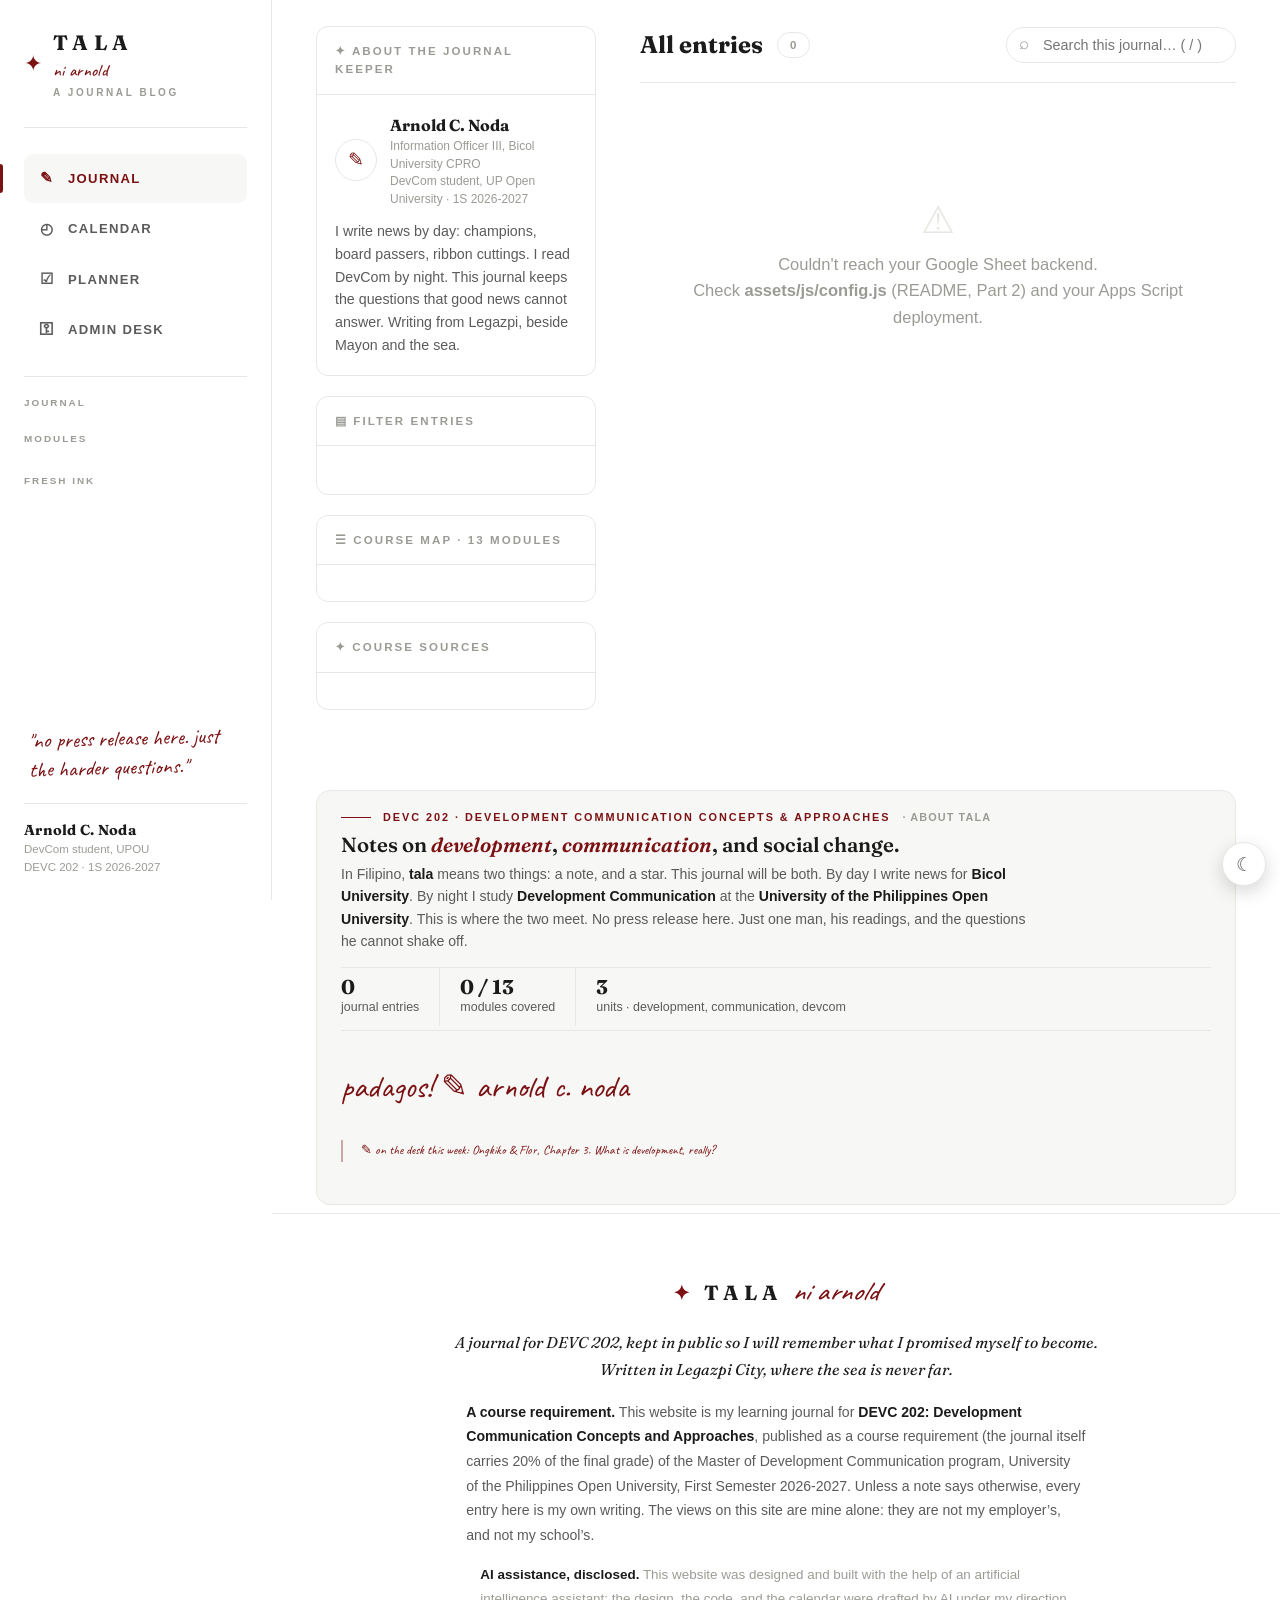
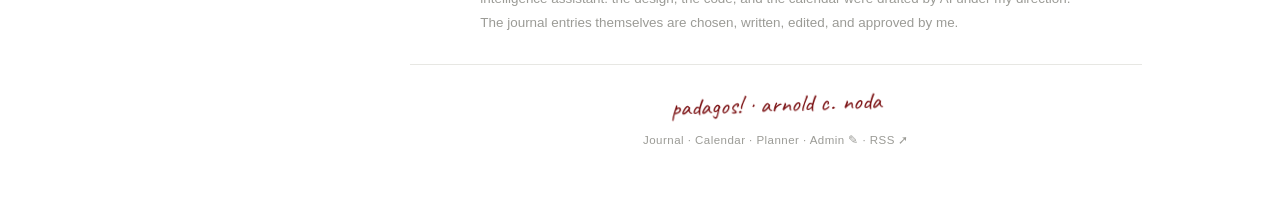
<file: index.html>
<!DOCTYPE html>
<html lang="en">
<head>
<meta charset="UTF-8">
<meta name="viewport" content="width=device-width, initial-scale=1.0">
<title>TALA ni Arnold · The Learning Journal of Arnold C. Noda</title>
<meta name="description" content="Tala - notes on development, communication and social change. The DEVC 202 learning journal of Arnold C. Noda, DevCom student, UP Open University.">
<meta name="author" content="Arnold C. Noda">
<meta name="theme-color" content="#7B1113" media="(prefers-color-scheme: light)">
<meta name="theme-color" content="#171310" media="(prefers-color-scheme: dark)">
<link rel="manifest" href="manifest.webmanifest">
<link rel="apple-touch-icon" href="assets/img/icon-192.png">
<meta property="og:site_name" content="TALA ni Arnold">
<meta property="og:url" content="https://acnoda-tala.github.io/journal/">
<meta property="og:image" content="https://acnoda-tala.github.io/journal/assets/img/og-card.jpg">
<meta property="og:type" content="website">
<meta property="og:title" content="TALA ni Arnold · The Learning Journal of Arnold C. Noda">
<meta property="og:description" content="Notes on development, communication and social change. A DEVC 202 journal from Legazpi, beside Mayon and the sea.">
<meta name="twitter:card" content="summary_large_image">
<meta name="twitter:title" content="TALA ni Arnold · Arnold C. Noda">
<meta name="twitter:description" content="Notes on development, communication and social change.">
<link rel="icon" type="image/svg+xml" href="assets/img/logo-star.svg">
<link rel="icon" type="image/svg+xml" sizes="any" href="data:image/svg+xml,%3Csvg xmlns='http://www.w3.org/2000/svg' viewBox='0 0 64 64'%3E%3Crect width='64' height='64' rx='14' fill='%237B1113'/%3E%3Cpath d='M32 9 37.4 26h17.7l-14.3 10.6L46.3 53 32 44.5 17.7 53l5.5-16.4L8.9 26h17.7z' fill='%23fdfbf7'/%3E%3C/svg%3E">
<link rel="preconnect" href="https://script.google.com">
<link rel="preconnect" href="https://script.googleusercontent.com">
<link rel="preconnect" href="https://fonts.googleapis.com">
<link rel="preconnect" href="https://fonts.gstatic.com" crossorigin>
<link href="https://fonts.googleapis.com/css2?family=Fraunces:ital,opsz,wght@0,9..144,400;0,9..144,600;0,9..144,700;1,9..144,400;1,9..144,600&family=Archivo:wght@400;500;600;700&family=Caveat:wght@500;700&display=swap" rel="stylesheet">
<link rel="stylesheet" href="assets/css/style.css">
<script>
  (function(){try{var t=localStorage.getItem('tala_theme');
  if(!t){t=matchMedia('(prefers-color-scheme: dark)').matches?'dark':'light';}
  document.documentElement.setAttribute('data-theme',t);}catch(e){}})();
</script>
</head>
<body>

<div id="reader-progress" class="hidden"><i id="reader-progress-bar"></i></div>

<!-- ================= PERMANENT LEFT SIDEBAR ================= -->
<aside class="rail">
  <a class="wordmark" href="#/">
    <span class="star">✦</span>
    <span>
      <span class="name" id="site-name">TALA</span>
      <span class="sub hand" id="rail-sub">ni arnold</span>
      <span class="sub2" id="rail-sub2">a journal blog</span>
    </span>
  </a>

  <nav class="rail-nav">
    <a href="#/" data-view="journal" class="is-active"><span class="icon">✎</span> Journal</a>
    <a href="#/calendar" data-view="calendar"><span class="icon">◴</span> Calendar</a>
    <a href="planner.html"><span class="icon">☑</span> Planner</a>
    <a href="admin.html"><span class="icon">⚿</span> Admin desk</a>
  </nav>

  <div class="rail-mid">
    <div class="rail-label">Journal</div>
    <div id="rail-units"></div>

    <div class="rail-label" style="margin-top:20px">Modules</div>
    <div class="rail-scroll" id="rail-modules"></div>

    <div class="rail-label" style="margin-top:20px">Fresh ink</div>
    <div id="rail-recent"></div>
  </div>

  <div class="rail-quote" id="rail-quote">"no press release here. just the harder questions."</div>

  <div class="rail-foot">
    <b>Arnold C. Noda</b>
    DevCom student, UPOU<br>
    DEVC 202 · 1S 2026-2027
  </div>
</aside>

<div class="main">

  <!-- ================= JOURNAL VIEW ================= -->
  <div id="journal-view">
    <div class="page">

      <!-- intro video slot: stays empty unless you set one in the admin's Site settings -->
      <div id="intro-video-slot"></div>

      <div class="demo-banner hidden" id="demo-banner">
        <div class="inner">
          ✎ <b>Demo mode.</b> You're seeing the built-in sample entries. Connect your Google
          Sheet backend to publish your own. See <b>README.md</b>, Part 2 (about 10 minutes).
        </div>
      </div>

      <main class="layout">
        <aside class="sidebar">
          <div class="panel about-card" id="about">
            <div class="panel-head">✦ About the journal keeper</div>
            <div class="panel-body">
              <div class="seal-row">
                <div class="seal-dot">✎</div>
                <div>
                  <div class="who" id="about-who">Arnold C. Noda</div>
                  <div class="role" id="about-role">Information Officer III, Bicol University CPRO<br>DevCom student, UP Open University · 1S 2026-2027</div>
                </div>
              </div>
              <span id="about-text">I write news by day: champions, board passers, ribbon cuttings. I read DevCom
              by night. This journal keeps the questions that good news cannot answer.
              Writing from Legazpi, beside Mayon and the sea.</span>
            </div>
          </div>

          <div class="panel">
            <div class="panel-head">▤ Filter entries</div>
            <div class="panel-body">
              <div class="chip-cloud" id="unit-filters"></div>
              <div style="height:12px"></div>
              <div class="chip-cloud" id="category-filters"></div>
            </div>
          </div>

          <div class="panel" id="course-map">
            <div class="panel-head">☰ Course map · 13 modules</div>
            <div class="panel-body" id="course-map-body"></div>
          </div>

          <div class="panel">
            <div class="panel-head">✦ Course sources</div>
            <div class="panel-body">
              <ul class="sources-list" id="sources-list"></ul>
            </div>
          </div>
        </aside>

        <section>
          <div class="entries-head">
            <h2 id="entries-heading">All entries</h2>
            <span class="count-pill" id="count-pill">0</span>
            <span class="cache-note hidden" id="cache-note">offline copy · will refresh when online</span>
            <div class="search-box">
              <input type="search" id="search" placeholder="Search this journal… ( / )" aria-label="Search entries">
            </div>
          </div>
          <div class="entry-grid" id="entry-grid">
            <div class="skel-card"><div class="skel-line w40"></div><div class="skel-line w80 skel-title"></div><div class="skel-line w95"></div><div class="skel-line w60"></div></div>
            <div class="skel-card"><div class="skel-line w40"></div><div class="skel-line w70 skel-title"></div><div class="skel-line w95"></div><div class="skel-line w50"></div></div>
            <div class="skel-card"><div class="skel-line w40"></div><div class="skel-line w75 skel-title"></div><div class="skel-line w90"></div><div class="skel-line w55"></div></div>
          </div>
        </section>
      </main>

      <section class="hero about-tala" aria-label="About TALA">
        <div class="kicker" id="hero-kicker">DEVC 202 · Development Communication Concepts &amp; Approaches</div>
        <h1 id="hero-title">Notes on <em>development</em>, <em>communication</em>, and social change.</h1>
        <p class="lede" id="hero-lede">
          In Filipino, <strong>tala</strong> means two things: a note, and a star.
          This journal will be both. By day I write news for <strong>Bicol University</strong>.
          By night I study <strong>Development Communication</strong> at the
          <strong>University of the Philippines Open University</strong>. This is where the two meet.
          No press release here. Just one man, his readings, and the questions he cannot shake off.
        </p>
        <div class="hero-meta">
          <div><b id="stat-entries">0</b>journal entries</div>
          <div><b id="stat-modules">0 / 13</b>modules covered</div>
          <div><b>3</b>units · development, communication, devcom</div>
        </div>
        <span class="signature" id="hero-signature">padagos! ✎ arnold c. noda</span>
        <div class="social-row hidden" id="hero-socials"></div>
        <div class="marginalia" style="max-width:460px" id="hero-note">✎ on the desk this week: Ongkiko &amp; Flor, Chapter 3. What is development, really?</div>
      </section>
    </div>
  </div>

  <!-- ================= CALENDAR VIEW ================= -->
  <main id="calendar-view" class="hidden">
    <div class="page cal-page">
      <div class="cal-title-row">
        <h1 id="cal-title">My calendar</h1>
      </div>
      <p class="cal-sub" id="cal-sub">
        Deadlines, activities, readings, and everything else this semester throws at me.
        <b>Red</b> is a deadline, <b>gold</b> is a TMA, <b>green</b> is an activity,
        <b>gray</b> is personal. Sign in at the <a href="admin.html">admin desk</a> to add your own.
      </p>
      <div id="calendar-root">
        <div class="loading-wrap"><span class="quill">◴</span><br>Drawing the calendar…</div>
      </div>
    </div>
  </main>

  <!-- ================= READER VIEW ================= -->
  <main class="reader hidden" id="reader-view"></main>

  <!-- ================= COLOPHON ================= -->
  <footer class="site-footer simple">
    <div class="fine-wrap">
      <div class="fine-brand"><span class="f-star">✦</span> <b>TALA</b> <em class="f-ni">ni arnold</em>
        <span class="social-row hidden" id="footer-socials"></span>
      </div>
      <p class="fine-line" id="footer-text">A journal for DEVC 202, kept in public so I will remember what I promised
      myself to become. Written in Legazpi City, where the sea is never far.</p>
      <p class="fine-line" id="footer-req">
        <strong>A course requirement.</strong> This website is my learning journal for
        <strong>DEVC 202: Development Communication Concepts and Approaches</strong>, published as a course
        requirement (the journal itself carries 20% of the final grade) of the Master of Development
        Communication program, University of the Philippines Open University, First Semester 2026-2027.
        Unless a note says otherwise, every entry here is my own writing. The views on this site are mine
        alone: they are not my employer&rsquo;s, and not my school&rsquo;s.
      </p>
      <p class="fine-line ai" id="footer-ai">
        <strong>AI assistance, disclosed.</strong> This website was designed and built with the help of an
        artificial intelligence assistant: the design, the code, and the calendar were drafted
        by AI under my direction. The journal entries themselves are chosen, written, edited, and
        approved by me.
      </p>
      <div class="fine-legal">
        <span class="foot-sig">padagos! · arnold c. noda</span>
        <span class="fine-links">
          <a href="#/">Journal</a> · <a href="#/calendar">Calendar</a> ·
          <a href="planner.html">Planner</a> · <a href="admin.html">Admin ✎</a>
          <a href="#" id="rss-link" class="hidden" target="_blank" rel="noopener">· RSS ➚</a>
        </span>
      </div>
    </div>
  </footer>

</div><!-- /main -->

<div class="toast" id="toast"></div>

<script src="assets/js/config.js"></script>
<script src="assets/js/seed-data.js"></script>
<script src="assets/js/markdown.js"></script>
<script src="assets/js/calendar.js"></script>
<script src="assets/js/journal.js"></script>
<button type="button" id="theme-toggle" class="theme-toggle" aria-label="Toggle dark mode" title="Day / night"></button>
<script>
  (function(){var b=document.getElementById('theme-toggle');if(!b)return;
    function paint(){var d=document.documentElement.getAttribute('data-theme')==='dark';
      b.textContent=d?'☀':'☾';b.setAttribute('aria-pressed',d?'true':'false');}
    b.addEventListener('click',function(){
      var d=document.documentElement.getAttribute('data-theme')==='dark'?'light':'dark';
      document.documentElement.setAttribute('data-theme',d);
      try{localStorage.setItem('tala_theme',d);}catch(e){}paint();});
    paint();})();
</script>
</body>
</html>
</file>
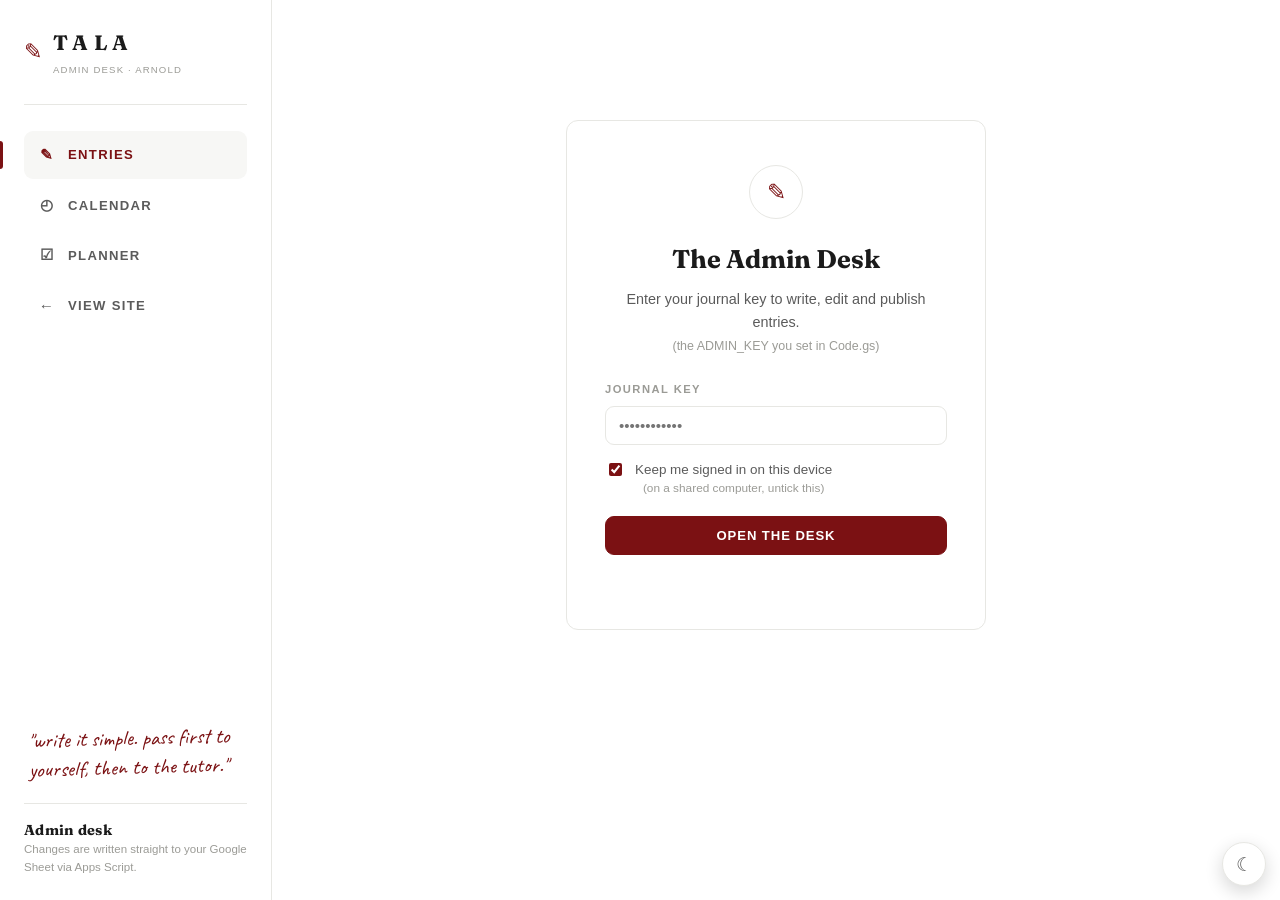
<file: admin.html>
<!DOCTYPE html>
<html lang="en">
<head>
<meta charset="UTF-8">
<meta name="viewport" content="width=device-width, initial-scale=1.0">
<meta name="robots" content="noindex">
<title>Admin · Tala - Arnold C. Noda</title>
<link rel="icon" type="image/svg+xml" href="assets/img/logo-star.svg">
<link rel="icon" type="image/svg+xml" sizes="any" href="data:image/svg+xml,%3Csvg xmlns='http://www.w3.org/2000/svg' viewBox='0 0 64 64'%3E%3Crect width='64' height='64' rx='14' fill='%237B1113'/%3E%3Cpath d='M32 9 37.4 26h17.7l-14.3 10.6L46.3 53 32 44.5 17.7 53l5.5-16.4L8.9 26h17.7z' fill='%23fdfbf7'/%3E%3C/svg%3E">
<meta name="theme-color" content="#7B1113" media="(prefers-color-scheme: light)">
<meta name="theme-color" content="#171310" media="(prefers-color-scheme: dark)">
<link rel="manifest" href="manifest.webmanifest">
<link rel="apple-touch-icon" href="assets/img/icon-192.png">
<meta property="og:site_name" content="TALA ni Arnold">
<meta property="og:type" content="website">
<meta property="og:title" content="Admin desk · Tala">
<meta property="og:description" content="Arnold's desk. Entries, events, and site settings.">
<meta property="og:url" content="https://acnoda-tala.github.io/journal/admin.html">
<meta property="og:image" content="https://acnoda-tala.github.io/journal/assets/img/og-card.jpg">
<meta name="twitter:card" content="summary_large_image">
<link rel="preconnect" href="https://fonts.googleapis.com">
<link rel="preconnect" href="https://fonts.gstatic.com" crossorigin>
<link href="https://fonts.googleapis.com/css2?family=Fraunces:ital,opsz,wght@0,9..144,400;0,9..144,600;0,9..144,700;1,9..144,400;1,9..144,600&family=Archivo:wght@400;500;600;700&family=Caveat:wght@500;700&display=swap" rel="stylesheet">
<link rel="stylesheet" href="assets/css/style.css">
<script>
  (function(){try{var t=localStorage.getItem('tala_theme');
  if(!t){t=matchMedia('(prefers-color-scheme: dark)').matches?'dark':'light';}
  document.documentElement.setAttribute('data-theme',t);}catch(e){}})();
</script>
</head>
<body>

<!-- ============= ADMIN SHELL: same left rail as the site ============= -->
<aside class="rail">
  <a class="wordmark" href="index.html">
    <span class="star">✎</span>
    <span>
      <span class="name">TALA</span>
      <span class="sub">admin desk · arnold</span>
    </span>
  </a>

  <nav class="rail-nav">
    <a href="admin.html" class="is-active"><span class="icon">✎</span> Entries</a>
    <a href="index.html#/calendar"><span class="icon">◴</span> Calendar</a>
    <a href="planner.html"><span class="icon">☑</span> Planner</a>
    <a href="index.html"><span class="icon">←</span> View site</a>
  </nav>

  <div class="rail-quote">"write it simple. pass first to yourself, then to the tutor."</div>

  <div class="rail-foot">
    <b>Admin desk</b>
    Changes are written straight to your Google Sheet via Apps Script.
  </div>
</aside>

<div class="main">
<div class="admin-shell">

  <!-- ============ LOGIN ============ -->
  <div class="panel login-card" id="login-card">
    <div class="lock">✎</div>
    <h1>The Admin Desk</h1>
    <p>Enter your journal key to write, edit and publish entries.<br>
    <span style="color:var(--ink-faint);font-size:.78rem">(the ADMIN_KEY you set in Code.gs)</span></p>
    <div class="field">
      <label for="key-input">Journal key</label>
      <input type="password" id="key-input" placeholder="••••••••••••" autocomplete="current-password">
    </div>
    <label class="remember-row" for="remember-device">
      <input type="checkbox" id="remember-device" checked>
      <span>Keep me signed in on this device
        <em>(on a shared computer, untick this)</em></span>
    </label>
    <button class="btn maroon" id="login-btn" style="width:100%;justify-content:center">Open the desk</button>
    <p id="login-error" style="color:#a52929;font-size:.82rem;min-height:1.2em;margin:14px 0 0"></p>
  </div>

  <!-- ============ DASHBOARD ============ -->
  <div id="dashboard" class="hidden">

    <div class="admin-topbar">
      <h1>Entries</h1>
      <div class="tab-group">
        <button class="btn ghost small is-active" id="tab-entries">✎ Entries</button>
        <button class="btn ghost small" id="tab-settings">⚙ Site settings</button>
      </div>
      <span id="conn-status"><span class="conn-dot"></span><span class="conn-label">checking…</span></span>
      <div class="spacer"></div>
      <a class="btn ghost small" href="index.html#/calendar">◴ Calendar</a>
      <a class="btn ghost small" href="index.html" target="_blank">View site ↗</a>
      <button class="btn ghost small" id="refresh-btn">⟳ Refresh</button>
      <button class="btn gold small" id="logout-btn">Log out</button>
      <button class="btn maroon" id="new-entry-btn">✎ New entry</button>
    </div>

    <!-- list view -->
    <div class="panel" id="list-view">
      <div class="panel-body" style="padding:8px 10px">
        <table class="admin-table">
          <thead>
            <tr>
              <th style="width:34%">Title</th>
              <th>Unit · Module</th>
              <th>Category</th>
              <th>Date</th>
              <th>Status</th>
              <th style="text-align:right">Actions</th>
            </tr>
          </thead>
          <tbody id="entries-tbody">
            <tr><td colspan="6" style="text-align:center;color:var(--ink-faint);padding:40px">Loading…</td></tr>
          </tbody>
        </table>
      </div>
    </div>

    <!-- site settings view -->
    <div id="settings-view" class="hidden">
      <div class="admin-topbar">
        <h1>Site settings</h1>
        <div class="spacer"></div>
        <span style="color:var(--ink-faint);font-size:.8rem">Saved into your Google Sheet. Reload the site to see changes.</span>
        <button class="btn green" id="save-settings-btn">Save site settings</button>
      </div>

      <div class="settings-grid">
        <div class="panel">
          <div class="panel-head">✦ The site</div>
          <div class="panel-body">
            <div class="field">
              <label for="s-site_name">Site name</label>
              <input type="text" id="s-site_name">
            </div>
            <div class="field">
              <label for="s-rail_sub">Line under the name (left rail)</label>
              <input type="text" id="s-rail_sub">
            </div>
            <div class="field">
              <label for="s-rail_sub2">Small line under that ("a journal blog")</label>
              <input type="text" id="s-rail_sub2">
            </div>
            <div class="field">
              <label for="s-hero_kicker">Small line above the big headline</label>
              <input type="text" id="s-hero_kicker">
            </div>
            <div class="field">
              <label for="s-hero_title">Big headline</label>
              <textarea id="s-hero_title" rows="2"></textarea>
            </div>
            <div class="field">
              <label for="s-hero_lede">Welcome paragraph</label>
              <textarea id="s-hero_lede" rows="5"></textarea>
            </div>
            <div class="field">
              <label for="s-hero_note">Margin note ("on the desk this week")</label>
              <input type="text" id="s-hero_note">
            </div>
            <div class="field">
              <label for="s-signature">Signature line</label>
              <input type="text" id="s-signature">
            </div>
            <div class="hint">*italic* and **bold** work in the headline, paragraphs, and long texts. New lines are kept as you type them.</div>
          </div>
        </div>

        <div class="panel">
          <div class="panel-head">▤ Sidebar &amp; footer</div>
          <div class="panel-body">
            <div class="field">
              <label for="s-rail_quote">Quote on the left rail</label>
              <input type="text" id="s-rail_quote">
            </div>
            <div class="field">
              <label for="s-about_who">Name on the About card</label>
              <input type="text" id="s-about_who">
            </div>
            <div class="field">
              <label for="s-about_role">Role lines ("About the journal keeper")</label>
              <textarea id="s-about_role" rows="2"></textarea>
            </div>
            <div class="field">
              <label for="s-about_text">About text</label>
              <textarea id="s-about_text" rows="5"></textarea>
            </div>
            <div class="field">
              <label for="s-footer_text">Footer motto line</label>
              <textarea id="s-footer_text" rows="4"></textarea>
            </div>
            <div class="field">
              <label for="s-footer_req_text">Course requirement statement (footer)</label>
              <textarea id="s-footer_req_text" rows="4"></textarea>
            </div>
            <div class="field">
              <label for="s-footer_ai_text">AI disclosure statement (footer)</label>
              <textarea id="s-footer_ai_text" rows="3"></textarea>
            </div>
          </div>
        </div>

        <div class="panel">
          <div class="panel-head">◴ Calendar page</div>
          <div class="panel-body">
            <div class="field">
              <label for="s-calendar_title">Calendar page title</label>
              <input type="text" id="s-calendar_title">
            </div>
            <div class="field">
              <label for="s-calendar_sub">Calendar page intro</label>
              <textarea id="s-calendar_sub" rows="3"></textarea>
            </div>
          </div>
        </div>

        <div class="panel">
          <div class="panel-head">↗ Social media</div>
          <div class="panel-body">
            <div class="field">
              <label for="s-social_facebook">Facebook profile or page</label>
              <input type="text" id="s-social_facebook" placeholder="https://facebook.com/…">
            </div>
            <div class="field">
              <label for="s-social_instagram">Instagram</label>
              <input type="text" id="s-social_instagram" placeholder="https://instagram.com/…">
            </div>
            <div class="field">
              <label for="s-social_linkedin">LinkedIn</label>
              <input type="text" id="s-social_linkedin" placeholder="https://www.linkedin.com/in/…">
            </div>
            <div class="field">
              <label for="s-social_youtube">YouTube channel</label>
              <input type="text" id="s-social_youtube" placeholder="https://www.youtube.com/@…">
            </div>
            <div class="field">
              <label for="s-social_email">Email address</label>
              <input type="text" id="s-social_email" placeholder="you@example.com">
            </div>
            <div class="hint">Paste the full address of each profile. Blank fields stay hidden. The links appear as pills on the home page and in the footer.</div>
          </div>
        </div>

        <div class="panel">
          <div class="panel-head">▶ Intro video (plays on the home page)</div>
          <div class="panel-body">
            <div class="field">
              <label for="s-intro_video">Video link</label>
              <input type="text" id="s-intro_video" placeholder="YouTube, Google Drive, or .mp4 address">
            </div>
            <div class="field">
              <label for="s-intro_video_title">Small heading above the video</label>
              <input type="text" id="s-intro_video_title">
            </div>
            <div class="field">
              <label for="s-intro_video_caption">Caption under the video</label>
              <textarea id="s-intro_video_caption" rows="2"></textarea>
            </div>
            <div class="hint">A playable video player appears on the home page under your welcome text. Works with a YouTube link, a Google Drive video ("Share → anyone with the link"), or a direct .mp4 address. Leave the link blank and no video is shown. Your course vlog can live here in December.</div>
          </div>
        </div>
      </div>

      <div style="text-align:right;margin-top:18px">
        <button class="btn green" id="save-settings-btn-2">Save site settings</button>
      </div>
    </div>

    <!-- editor view -->
    <div id="editor-view" class="hidden">
      <div class="admin-topbar">
        <h1 id="editor-heading">New entry</h1>
        <div class="spacer"></div>
        <button class="btn ghost small" id="cancel-edit-btn">← Back to list</button>
        <button class="btn green" id="save-btn">Save entry</button>
      </div>

      <div class="editor-grid">
        <div class="panel">
          <div class="panel-head">✎ Write</div>
          <div class="panel-body">
            <div class="field">
              <label for="f-title">Title</label>
              <input type="text" id="f-title" placeholder="e.g. Reflections on the Communication Process">
            </div>
            <div class="field-row three">
              <div class="field">
                <label for="f-unit">Unit</label>
                <select id="f-unit"></select>
              </div>
              <div class="field">
                <label for="f-module">Module</label>
                <select id="f-module"></select>
              </div>
              <div class="field">
                <label for="f-category">Category</label>
                <input list="category-list" id="f-category" placeholder="Reflection">
                <datalist id="category-list"></datalist>
                <div class="hint" style="margin-top:4px">Course entry? Pick its unit &amp; module. Just feeling like it? Choose <b>Personal Tala</b> and leave Module at 0.</div>
              </div>
            </div>
            <div class="field-row three">
              <div class="field">
                <label for="f-date">Date</label>
                <input type="date" id="f-date">
              </div>
              <div class="field">
                <label for="f-tags">Tags <span style="font-weight:400;text-transform:none">(comma-separated)</span></label>
                <input type="text" id="f-tags" placeholder="participation, media, quebral">
              </div>
              <div class="field">
                <label for="f-status">Status</label>
                <select id="f-status">
                  <option value="draft">Draft - keep private</option>
                  <option value="published">Published - on the site</option>
                </select>
              </div>
            </div>
            <div class="field">
              <label for="f-content">Entry text <span style="font-weight:400;text-transform:none">(Markdown)</span></label>
              <div class="md-toolbar">
                <button data-md="**" data-wrap="1"><b>B</b></button>
                <button data-md="*" data-wrap="1"><i>Italics</i></button>
                <button data-md="### " data-line="1">Heading</button>
                <button data-md="> " data-line="1">❝ Quote</button>
                <button data-md="- " data-line="1">• List</button>
                <button data-md="---" data-block="1">― Rule</button>
                <button id="md-marginalia" title="Wrap selection as a handwritten margin note">✎ Margin note</button>
                <span class="md-sep"></span>
                <button id="md-upload" title="Upload a photo, graph, PDF, audio, video or any file - it lands in the TALA Media folder in your Google Drive">⬆ Upload file</button>
                <button id="md-imglink" title="Insert an image from a web address">⧉ Image link</button>
                <button id="md-video" title="Embed a YouTube, Google Drive, or .mp4 video">▶ Video</button>
                <button id="md-audio" title="Embed an audio player (.mp3, .m4a)">♫ Audio</button>
                <button id="md-pdflink" title="Embed PDF - same-repo files (assets/pdf/…) become a flip-book, web/Drive links open the scrollable reader">▤ PDF link</button>
                <button id="md-link" title="Words you pick, link you paste - shows as text (e.g., CLICK HERE)">🔗 Link</button>
                <input type="file" id="media-file" accept="image/*,audio/*,video/*,application/pdf,.pdf,.doc,.docx,.ppt,.pptx,.xls,.xlsx,.txt,.md,.csv,.zip" hidden>
              </div>
              <textarea id="f-content" rows="16" placeholder="Write your entry here…

### Use headings like this
Use **bold**, *italic*, > quotes, and - lists.

Module entries: start with  [module N · subtitle]  for the module badge;
end with  [refs]  one citation per line  [/refs]  - references are auto-sorted
and hung-indent formatted (APA 7) on the page."></textarea>
              <div class="hint">Tip: leave the excerpt blank and it will be written automatically from your first paragraph.</div>
              <div class="hint">
                <b>Media:</b> ⬆ uploads any file - photos, graphs, PDFs, audio, video (files live in
                "TALA Media" in your Google Drive). <b>PDFs show inside the entry with a full page
                reader</b>: uploaded PDFs get Drive's viewer, and ▤ PDF link does the same for web links. ✦ <b>New - flip-book:</b> if the PDF lives in your repo at <code>assets/pdf/yourfile.pdf</code>, the ▤ button turns it into a clickable page-flip book with fullscreen.
                Word/Excel/other files show as an open/download card.
                ⧉ image from a link · ▶ YouTube/Drive/.mp4 video player · ♫ audio player.
                Whatever you type as the caption appears in the live preview.
                Big videos (your course vlog) belong on YouTube or Drive first - use ▶ Video then.
              </div>
            </div>
            <div class="field">
              <label for="f-refs">References <span style="font-weight:400;text-transform:none">(APA 7 - one full citation per line; paste as many as you like)</span></label>
              <textarea id="f-refs" rows="5" placeholder="Surname, I. M. (2023). *Title of the work*. Publisher. https://..." style="font-size:13.5px"></textarea>
              <div class="hint">Paste every reference here, one full APA citation per line <b>(blank lines between are fine)</b>.
                The journal sorts them A-Z, hangs the APA indent, and turns matching in-text citations like
                (Surname, 2023) into jumps. New: citations you paste at the END of the body are auto-moved
                here when you open the entry - and even on the live page, a trailing list of citations is
                detected and hung-indented all by itself.</div>
            </div>
            <div class="field">
              <label for="f-excerpt">Excerpt <span style="font-weight:400;text-transform:none">(optional)</span></label>
              <textarea id="f-excerpt" rows="2" placeholder="One or two sentences shown on the journal home page…" style="font-family:var(--sans)"></textarea>
            </div>
          </div>
        </div>

        <div class="panel preview-pane">
          <div class="panel-head">◉ Live preview</div>
          <div class="panel-body" id="preview-body">
            <span class="placeholder">Your entry will preview here as you write…</span>
          </div>
        </div>
      </div>
    </div>

  </div>
</div>
</div><!-- /main -->

<div class="toast" id="toast"></div>

<script src="assets/js/config.js"></script>
<script src="assets/js/markdown.js"></script>
<script src="assets/js/admin.js"></script>
<button type="button" id="theme-toggle" class="theme-toggle" aria-label="Toggle dark mode" title="Day / night"></button>
<script>
  (function(){var b=document.getElementById('theme-toggle');if(!b)return;
    function paint(){var d=document.documentElement.getAttribute('data-theme')==='dark';
      b.textContent=d?'☀':'☾';b.setAttribute('aria-pressed',d?'true':'false');}
    b.addEventListener('click',function(){
      var d=document.documentElement.getAttribute('data-theme')==='dark'?'light':'dark';
      document.documentElement.setAttribute('data-theme',d);
      try{localStorage.setItem('tala_theme',d);}catch(e){}paint();});
    paint();})();
</script>
</body>
</html>
</file>
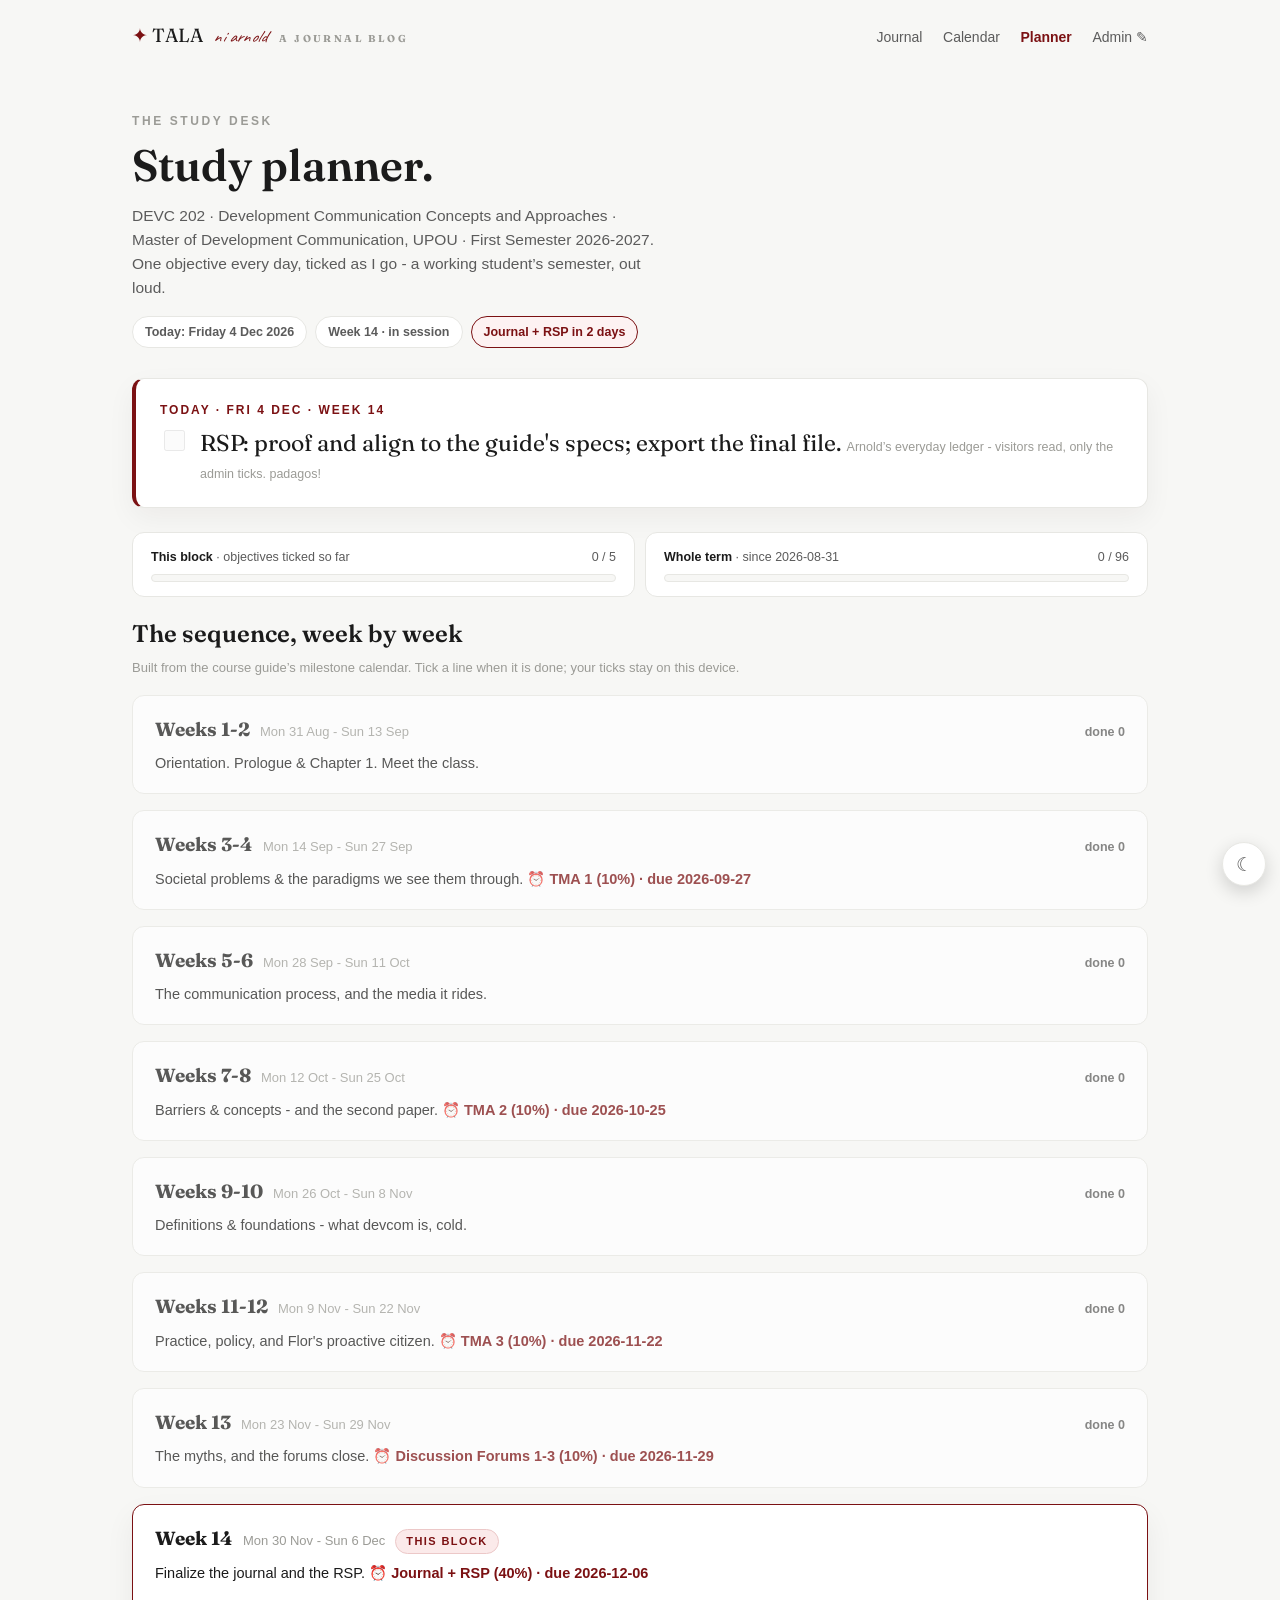
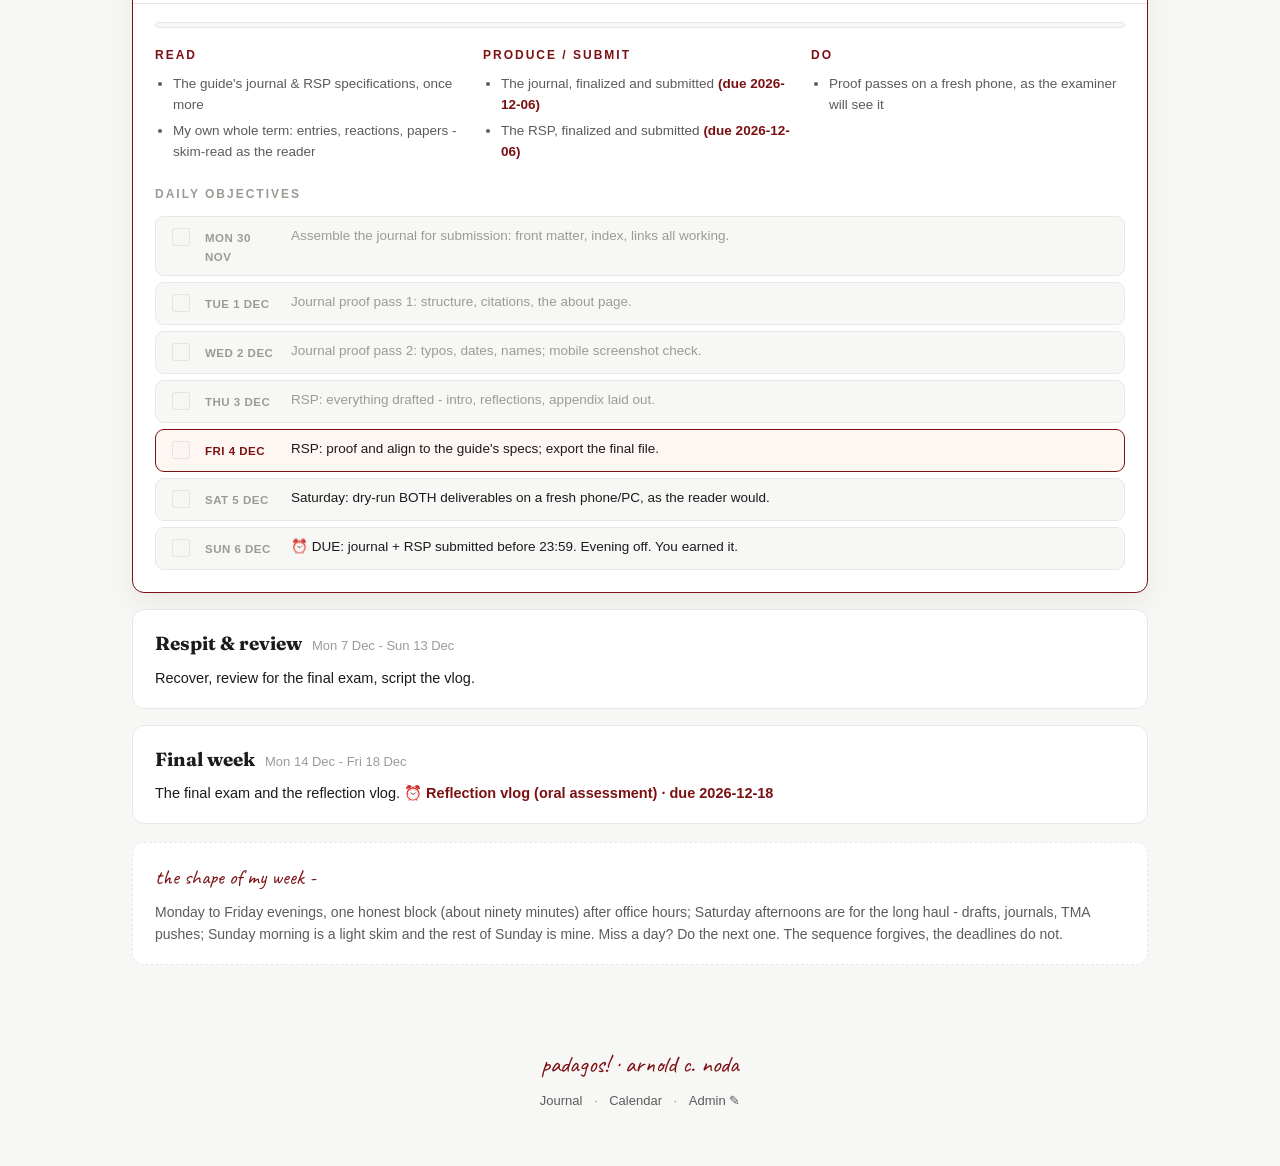
<file: planner.html>
<!DOCTYPE html>
<html lang="en">
<head>
<meta charset="UTF-8">
<meta name="viewport" content="width=device-width, initial-scale=1.0">
<title>Study Planner · Tala ni Arnold</title>
<meta name="description" content="The study desk: daily objectives, weekly map, and deadlines for DEVC 202 - Development Communication Concepts and Approaches.">

<meta name="theme-color" content="#7B1113" media="(prefers-color-scheme: light)">
<meta name="theme-color" content="#171310" media="(prefers-color-scheme: dark)">
<link rel="manifest" href="manifest.webmanifest">
<link rel="apple-touch-icon" href="assets/img/icon-192.png">
<link rel="icon" type="image/svg+xml" href="assets/img/logo-star.svg">
<link rel="icon" type="image/svg+xml" sizes="any" href="data:image/svg+xml,%3Csvg xmlns='http://www.w3.org/2000/svg' viewBox='0 0 64 64'%3E%3Crect width='64' height='64' rx='14' fill='%237B1113'/%3E%3Cpath d='M32 9 37.4 26h17.7l-14.3 10.6L46.3 53 32 44.5 17.7 53l5.5-16.4L8.9 26h17.7z' fill='%23fdfbf7'/%3E%3C/svg%3E">
<meta property="og:site_name" content="TALA ni Arnold">
<meta property="og:type" content="website">
<meta property="og:title" content="Study Planner · Tala ni Arnold">
<meta property="og:description" content="One objective every day for DEVC 202: the semester planned, dated, and ticked off in public.">
<meta property="og:url" content="https://acnoda-tala.github.io/journal/planner.html">
<meta property="og:image" content="https://acnoda-tala.github.io/journal/assets/img/og-card.jpg">
<meta name="twitter:card" content="summary_large_image">
<link rel="preconnect" href="https://fonts.googleapis.com">
<link rel="preconnect" href="https://fonts.gstatic.com" crossorigin>
<link rel="preconnect" href="https://script.google.com">
<link rel="preconnect" href="https://script.googleusercontent.com">
<link href="https://fonts.googleapis.com/css2?family=Fraunces:ital,opsz,wght@0,9..144,400;0,9..144,600;0,9..144,700;1,9..144,400;1,9..144,600&family=Archivo:wght@400;500;600;700&family=Caveat:wght@500;700&display=swap" rel="stylesheet">
<link rel="stylesheet" href="assets/css/style.css">
<script>
  (function(){try{var t=localStorage.getItem('tala_theme');
  if(!t){t=matchMedia('(prefers-color-scheme: dark)').matches?'dark':'light';}
  document.documentElement.setAttribute('data-theme',t);}catch(e){}})();
</script>

<style>
  * { box-sizing: border-box; }
  body { margin: 0; background: var(--wash); color: var(--ink); font-family: var(--sans); }

  .pl-top { max-width: 1060px; margin: 0 auto; padding: 20px 22px; display: flex; justify-content: space-between;
    align-items: baseline; gap: 14px; flex-wrap: wrap; }
  .pl-brand { font-family: var(--serif); font-size: 19px; letter-spacing: .2px; }
  .pl-brand .pl-star { color: var(--maroon); }
  .pl-brand .pl-sub2 { font-size: 10px; font-weight: 700; letter-spacing: 2.4px;
    text-transform: uppercase; color: var(--ink-faint); margin-left: 8px; }
  .pl-brand em { font-family: var(--hand); color: var(--maroon); font-size: 17px; margin-left: 6px; }
  .pl-top nav a { color: var(--ink-soft); text-decoration: none; font-size: 14px; margin-left: 16px; }
  .pl-top nav a:first-child { margin-left: 0; }
  .pl-top nav a.on { color: var(--maroon); font-weight: 600; }
  .pl-top nav a:hover { color: var(--maroon); }

  .pl-hero { max-width: 1060px; margin: 8px auto 0; padding: 34px 22px 6px; }
  .pl-kicker { font-size: 12px; letter-spacing: 2.6px; text-transform: uppercase; color: var(--ink-faint); font-weight: 600; }
  .pl-hero h1 { font-family: var(--serif); font-size: clamp(30px, 5vw, 44px); line-height: 1.06; margin: 10px 0 8px; font-weight: 600; }
  .pl-hero .pl-sub { color: var(--ink-soft); font-size: 15.5px; max-width: 62ch; line-height: 1.55; }
  .pl-chips { display: flex; flex-wrap: wrap; gap: 8px; margin-top: 16px; }
  .pl-chip { font-size: 12.5px; font-weight: 600; padding: 5px 12px; border-radius: 999px;
    border: 1px solid var(--rule); background: var(--paper); color: var(--ink-soft); }
  .pl-chip.hot { border-color: var(--maroon); color: var(--maroon); background: #fdf2f2; }

  .pl-wrap { max-width: 1060px; margin: 0 auto; padding: 24px 22px 60px; display: grid; gap: 18px; }

  .pl-card { background: var(--paper-card); border: 1px solid var(--rule); border-radius: var(--radius);
    padding: 22px 24px; box-shadow: 0 10px 28px rgba(30, 18, 10, .05); }

  .pl-today { border-left: 4px solid var(--maroon); }
  .pl-today .pl-label { font-size: 12px; letter-spacing: 2px; text-transform: uppercase; color: var(--maroon); font-weight: 700; }
  .pl-today .pl-obj { font-family: var(--serif); font-size: clamp(18px, 2.6vw, 23px); line-height: 1.35; margin: 10px 0 4px; }
  .pl-today label { display: flex; gap: 12px; align-items: flex-start; cursor: pointer; margin-top: 8px; }
  .pl-today input[type="checkbox"] { width: 21px; height: 21px; margin-top: 2px; accent-color: var(--maroon); flex: none; }
  .pl-today .pl-hint { color: var(--ink-faint); font-size: 12.5px; margin-top: 10px; }
  .pl-today.is-done .pl-obj { text-decoration: line-through; color: var(--ink-faint); }

  .pl-rails { display: grid; gap: 10px; grid-template-columns: 1fr; margin-top: 6px; }
  @media (min-width: 720px) { .pl-rails { grid-template-columns: 1fr 1fr; } }
  .pl-rail { background: var(--paper-card); border: 1px solid var(--rule); border-radius: var(--radius); padding: 14px 18px; }
  .pl-rail .rl-row { display: flex; justify-content: space-between; font-size: 12.5px; color: var(--ink-soft); margin-bottom: 7px; }
  .pl-rail .rl-row b { color: var(--ink); }
  .pl-rail .rl-track { height: 8px; border-radius: 999px; background: var(--wash); border: 1px solid var(--rule); overflow: hidden; }
  .pl-rail .rl-fill { height: 100%; width: 0%; background: linear-gradient(90deg, var(--maroon), var(--gold)); transition: width .5s ease; }

  .pl-next h2, .pl-seq h2 { font-family: var(--serif); font-size: 21px; margin: 0 0 4px; font-weight: 600; }
  .pl-mini { color: var(--ink-faint); font-size: 13px; margin-bottom: 14px; }
  .pl-nextgrid { display: flex; flex-wrap: wrap; gap: 10px; }
  .pl-ev { border: 1px solid var(--rule); border-radius: 10px; background: var(--wash); padding: 10px 14px; max-width: 340px; }
  .pl-ev .pe-d { font-size: 12px; letter-spacing: .6px; text-transform: uppercase; color: var(--ink-faint); font-weight: 700; }
  .pl-ev .pe-t { font-size: 14px; font-weight: 600; margin: 3px 0 2px; }
  .pl-ev .pe-n { font-size: 12.5px; color: var(--ink-soft); }

  .pl-block { background: var(--paper-card); border: 1px solid var(--rule); border-radius: var(--radius); overflow: hidden; }
  .pl-block[open] { box-shadow: 0 12px 30px rgba(30, 18, 10, .06); }
  .pl-block.is-now { border-color: var(--maroon); }
  .pl-block.is-past { opacity: .72; }
  .pl-block summary { list-style: none; cursor: pointer; padding: 18px 22px; display: grid; gap: 8px; }
  .pl-block summary::-webkit-details-marker { display: none; }
  .pl-bsum1 { display: flex; flex-wrap: wrap; align-items: baseline; gap: 10px; }
  .pl-w { font-family: var(--serif); font-size: 19px; font-weight: 700; }
  .pl-dates { color: var(--ink-faint); font-size: 13px; }
  .pl-nowpill { font-size: 11px; font-weight: 700; letter-spacing: 1.4px; text-transform: uppercase;
    color: var(--maroon); background: #fbeaea; border: 1px solid #ecc8c8; padding: 3px 10px; border-radius: 999px; }
  .pl-donepct { margin-left: auto; font-size: 12.5px; color: var(--ink-soft); font-weight: 600; }
  .pl-focus { font-size: 14.5px; color: var(--ink); }
  .pl-focus .due { color: var(--maroon); font-weight: 700; }
  .pl-btrack { height: 6px; border-radius: 999px; background: var(--wash); border: 1px solid var(--rule); overflow: hidden; }
  .pl-bfill { height: 100%; width: 0%; background: linear-gradient(90deg, var(--maroon), var(--gold)); transition: width .4s ease; }

  .pl-bbody { border-top: 1px solid var(--rule); padding: 18px 22px 22px; display: grid; gap: 18px; }
  .pl-cols { display: grid; gap: 14px; grid-template-columns: 1fr; }
  @media (min-width: 760px) { .pl-cols { grid-template-columns: 1fr 1fr 1fr; } }
  .pl-col h3 { font-size: 12px; letter-spacing: 2px; text-transform: uppercase; color: var(--maroon); margin: 0 0 8px; font-weight: 700; }
  .pl-col ul { margin: 0; padding: 0 0 0 18px; color: var(--ink-soft); font-size: 13.5px; line-height: 1.55; display: grid; gap: 6px; }
  .pl-col a { color: var(--maroon); }
  .pl-col .due { color: var(--maroon); font-weight: 700; }

  .pl-days { display: grid; gap: 6px; }
  .pl-days .dh { font-size: 12px; letter-spacing: 2px; text-transform: uppercase; color: var(--ink-faint); font-weight: 700; margin: 4px 0 6px; }
  .pl-day { display: flex; gap: 12px; align-items: flex-start; border: 1px solid var(--rule); border-radius: 9px;
    padding: 9px 12px; background: var(--wash); }
  .pl-day input[type="checkbox"] { width: 18px; height: 18px; margin-top: 2px; accent-color: var(--maroon); flex: none; }
  .pl-day .pl-when { font-size: 11.5px; font-weight: 700; letter-spacing: .5px; text-transform: uppercase; color: var(--ink-faint);
    flex: none; width: 74px; padding-top: 3px; }
  .pl-day .pl-what { font-size: 13.5px; line-height: 1.45; color: var(--ink); }
  .pl-day.is-today { border-color: var(--maroon); background: #fdf6f2; }
  .pl-day.is-today .pl-when { color: var(--maroon); }
  .pl-day.is-past .pl-what { color: var(--ink-faint); }
  .pl-day.is-done .pl-what { text-decoration: line-through; color: var(--ink-faint); }
  .pl-day .pl-dueflag { color: var(--maroon); }

  .pl-edit { border: none; background: none; cursor: pointer; color: var(--ink-faint); font-size: 13px;
    padding: 1px 4px; border-radius: 6px; flex: none; }
  .pl-edit:hover { color: var(--maroon); background: #f6ece6; }
  .pl-editarea { width: 100%; font: inherit; font-size: 13.5px; line-height: 1.45; padding: 6px 8px;
    border: 1px solid var(--maroon); border-radius: 7px; background: #fffdf8; resize: vertical; }
  .pl-visitnote { display: none; }
  body.pl-visitor .pl-visitnote { display: inline; }
  body.pl-visitor .pl-day input[type="checkbox"], body.pl-visitor #today-check { opacity: .45; cursor: not-allowed; }

  .pl-note { background: var(--paper-card); border: 1px dashed var(--rule); border-radius: var(--radius); padding: 18px 22px;
    color: var(--ink-soft); font-size: 14px; line-height: 1.6; }
  .pl-note .pl-hand { font-family: var(--hand); font-size: 21px; color: var(--maroon); }

  .pl-foot { max-width: 1060px; margin: 0 auto; padding: 20px 22px 54px; text-align: center; color: var(--ink-faint); font-size: 13px; }
  .pl-foot .pl-sig { font-family: var(--hand); font-size: 24px; color: var(--maroon); margin-bottom: 8px; }
  .pl-foot nav { margin-top: 8px; }
  .pl-foot nav a { color: var(--ink-soft); text-decoration: none; margin: 0 8px; }
  .pl-foot nav a:hover { color: var(--maroon); }

  @media (prefers-reduced-motion: reduce) { .pl-rail .rl-fill, .pl-bfill { transition: none; } }
</style>
</head>
<body>

<div class="pl-top">
  <div class="pl-brand"><span class="pl-star">✦</span> TALA <em class="pl-ni">ni arnold</em>
    <small class="pl-sub2">a journal blog</small></div>
  <nav>
    <a href="index.html#/">Journal</a>
    <a href="index.html#/calendar">Calendar</a>
    <a href="planner.html" class="on">Planner</a>
    <a href="admin.html">Admin ✎</a>
  </nav>
</div>

<section class="pl-hero">
  <div class="pl-kicker">The study desk</div>
  <h1>Study planner.</h1>
  <p class="pl-sub" id="pl-sub">DEVC 202 · Development Communication Concepts and Approaches ·
    Master of Development Communication, UPOU · First Semester 2026-2027. One objective every day,
    ticked as I go - a working student&rsquo;s semester, out loud.</p>
  <div class="pl-chips" id="pl-chips"></div>
</section>

<main class="pl-wrap">

  <section class="pl-card pl-today" id="pl-today">
    <div class="pl-label" id="today-label">Today</div>
    <label><input type="checkbox" id="today-check"><span><span class="pl-obj" id="today-obj"></span>
    <span class="pl-hint" id="today-hint">Tick it when it is genuinely done. Progress is saved in this browser.</span></span></label>
  </section>

  <div class="pl-rails" id="pl-rails"></div>

  <section class="pl-card pl-next" id="pl-next" hidden>
    <h2>Next up in the calendar</h2>
    <div class="pl-mini">Live from the same feed as the Journal calendar - it updates itself.</div>
    <div class="pl-nextgrid" id="pl-nextgrid"></div>
  </section>

  <section class="pl-seq" aria-label="Study sequence">
    <h2 style="font-size:24px">The sequence, week by week</h2>
    <div class="pl-mini">Built from the course guide&rsquo;s milestone calendar.
      Tick a line when it is done; your ticks stay on this device.</div>
    <div id="pl-blocks" style="display:grid;gap:16px;margin-top:16px"></div>
  </section>

  <aside class="pl-note">
    <p style="margin:0 0 6px"><span class="pl-hand">the shape of my week -</span></p>
    <p style="margin:0">Monday to Friday evenings, one honest block (about ninety minutes) after office hours;
      Saturday afternoons are for the long haul - drafts, journals, TMA pushes; Sunday morning is a light skim
      and the rest of Sunday is mine. Miss a day? Do the next one. The sequence forgives, the deadlines do not.</p>
  </aside>

</main>

<footer class="pl-foot">
  <div class="pl-sig">padagos! · arnold c. noda</div>
  <nav>
    <a href="index.html#/">Journal</a> ·
    <a href="index.html#/calendar">Calendar</a> ·
    <a href="admin.html">Admin ✎</a>
  </nav>
</footer>

<script src="assets/js/config.js"></script>
<script>
(function () {
  'use strict';

  /* ================= the plan =================
     Dates anchor to the course guide's milestone calendar.
     If the guide shifts, edit TERM_START and the from/to of the blocks below. */
  var TERM_START = '2026-08-31'; // Monday of Week 1

  var PLAN = [
    {
      id: 'w12', w: 'Weeks 1-2', from: '2026-08-31', to: '2026-09-13',
      focus: 'Orientation. Prologue & Chapter 1. Meet the class.',
      due: null,
      read: [
        { t: 'Course guide, cover to cover (in the LMS)' },
        { t: 'Prologue + Chapter 1 of the course pack' },
        { t: 'Course pack: the course at a glance' }
      ],
      ship: [
        { t: 'Discussion Board: my introduction posted' },
        { t: 'Journal entry 1: why I study this, here in Albay' }
      ],
      dos: [
        { t: 'Fix the study hours and tell the household' },
        { t: 'Scatter every due date across the family calendar' },
        { t: 'Start the note-card habit: one card per reading' }
      ],
      days: [
        'Orientation: skim the whole course guide; highlight every due date.',
        'Set the study hours - weekday evening block + Saturday long block; pin them at home.',
        'Tour the LMS: find the Discussion Board, TMA dropboxes, and the gradebook.',
        'Read the Prologue in one sitting. Three cards: what I expect from this course.',
        'Chapter 1, first half. One card per subsection heading.',
        'Saturday long block: finish Chapter 1; sketch journal entry 1.',
        'Sunday: 15-minute skim of the week\'s cards. Rest genuinely.',
        'Define in my own words: development, communication, development communication.',
        'Draft the Discussion Board introduction (Legazpi, the radio, this journal).',
        'Post the introduction; reply to two classmates the same evening.',
        'Warm-up read: the course pack overview with a pencil.',
        'Write journal entry 1 - 600-800 words, honest over pretty.',
        'Saturday: tidy entry 1; back up the sheet and drive folder.',
        'Sunday: rest. Peek at Week 3-4\'s objective; TMA 1 season begins.'
      ]
    },
    {
      id: 'w34', w: 'Weeks 3-4', from: '2026-09-14', to: '2026-09-27',
      focus: 'Societal problems & the paradigms we see them through.',
      due: { d: '2026-09-27', t: 'TMA 1 (10%)' },
      read: [
        { t: 'Course pack: societal problems (the recurring eight)' },
        { t: 'Paradigms: modernization, dependency, participation' },
        { t: 'Course pack: eight problems that keep coming back' }
      ],
      ship: [
        { t: 'TMA 1: societal-problems scrapbook + 10-day inventory', d: '2026-09-27' },
        { t: 'Two substantive replies to classmates' }
      ],
      dos: [
        { t: 'Start the 10-day social problems inventory this week' },
        { t: 'Keep the scrapbook article feeding off my monitoring' }
      ],
      days: [
        'Open the unit on societal problems; list the recurring ones on one page.',
        'Reading, sitting one: one card per problem, each with a Bicol example.',
        'Reading, sitting two: start the 10-day social problems inventory today.',
        'Inventory day 2; paradigm cards: modernization vs dependency.',
        'Paradigms continued - the "blind men" reading; three sharp cards.',
        'Saturday: inventory days 3-4; outline TMA 1 (article + inventory + cover note).',
        'Sunday: rest; skim the cards.',
        'Choose the scrapbook topic at the dinner table; defend it in two sentences.',
        'Draft the scrapbook article, 600+ words, with the piece I monitored.',
        'Revisit two classmates\' posts; leave one substantial reply each.',
        'Inventory days 5-7; revise the article; settle sources and captions.',
        'Saturday: cold-read the article aloud; snapshot the inventory cleanly.',
        'Sunday: rest; submission checklist ready.',
        'DUE: TMA 1 submitted before 23:59 - article, scrapbook, inventory, everything.'
      ]
    },
    {
      id: 'w56', w: 'Weeks 5-6', from: '2026-09-28', to: '2026-10-11',
      focus: 'The communication process, and the media it rides.',
      due: null,
      read: [
        { t: 'Course pack: the communication process' },
        { t: 'Course pack: communication media' },
        { t: 'Course pack: from transmission to process' }
      ],
      ship: [
        { t: 'Five reactions to classmates\' postings' },
        { t: 'Activity sheets for both modules, filed' }
      ],
      dos: [
        { t: 'Journal entry 2: a message that failed in my municipality - and why' }
      ],
      days: [
        'TMA 1 is in. Twenty-minute tidy: folders, sheet backup, take a breath.',
        'Process reading, sitting one. From memory: map sender-channel-receiver.',
        'Process, sitting two; one card per element, each with a barangay-radio example.',
        'Do the process activities in the LMS; note anything graded.',
        'Media reading, sitting one; media-map my municipality\'s channels.',
        'Saturday: finish the media reading + activity sheet; sketch journal entry 2.',
        'Sunday: rest; 15-minute skim.',
        'Forum sprint: read many posts, star the three best quotes.',
        'Write forum reactions 1 and 2.',
        'Write forum reactions 3 and 4.',
        'Write reaction 5; confirm the tracker shows five.',
        'Course pack deep-read: "From transmission to process" with a pencil.',
        'Saturday: activity sheets polished; backup; entry 2 published.',
        'Sunday: rest. TMA 2 lurks next block - keep poverty lens questions ready.'
      ]
    },
    {
      id: 'w78', w: 'Weeks 7-8', from: '2026-10-12', to: '2026-10-25',
      focus: 'Barriers & concepts - and the second paper.',
      due: { d: '2026-10-25', t: 'TMA 2 (10%)' },
      read: [
        { t: 'Course pack: barriers to effective communication' },
        { t: 'Course pack: communication concepts' },
        { t: 'TMA 2 sources: PSA, NEDA, my agency\'s data' }
      ],
      ship: [
        { t: 'TMA 2: why is poverty still prevalent in the Philippines?', d: '2026-10-25' }
      ],
      dos: [
        { t: 'Draft early: skeleton by the first Saturday', },
        { t: 'One full buffer day before the deadline - non-negotiable' }
      ],
      days: [
        'Barriers reading; card each barrier type with an example from my work.',
        'Barriers activities; harvest phrases worth quoting for TMA 2.',
        'Open the TMA 2 prompt today; gather PSA/NEDA/agency sources.',
        'Concepts reading, sitting one; keep the poverty lens on.',
        'Concepts, sitting two; TMA 2 skeleton: claim, three pillars, evidence.',
        'Saturday: TMA 2 full first draft, data cited.',
        'Sunday: rest; skim the cards.',
        'Re-read the draft against the rubric, side by side; fix structure.',
        'Cold-read aloud; trim to the word budget.',
        'Third angle: swap-read with a classmate if possible.',
        'Citations and figures final; format to the guide\'s specs.',
        'Saturday: freeze the paper; export and print-check.',
        'Sunday: rest; submit-tomorrow checklist.',
        'DUE: TMA 2 submitted before 23:59.'
      ]
    },
    {
      id: 'w910', w: 'Weeks 9-10', from: '2026-10-26', to: '2026-11-08',
      focus: 'Definitions & foundations - what devcom is, cold.',
      due: null,
      read: [
        { t: 'Course pack: definitions of development communication' },
        { t: 'Course pack: foundations of development communication' },
        { t: 'Course pack: the definition to know cold' }
      ],
      ship: [
        { t: 'Five reactions to classmates\' postings' },
        { t: 'Journal entry 3: a definition I can defend' }
      ],
      dos: [
        { t: 'Recite the canonical definition without looking - daily, this block' }
      ],
      days: [
        'Slow morning. Then a 30-minute sweep: journal, sheet, files, backups.',
        'Definitions, sitting one: the canonical definition, committed to a card.',
        'Definitions, sitting two: compare three traditions, one card each.',
        'Course pack drill: "The definition to know cold" - recite blind, then check.',
        'Foundations, sitting one: the values and assumptions card.',
        'Saturday: finish foundations + activity sheet; write journal entry 3.',
        'Sunday: rest; skim.',
        'Forum sprint: read many posts; star three quotes.',
        'Reactions 1 and 2.',
        'Reactions 3 and 4.',
        'Reaction 5; notebook: one misconception I corrected this block.',
        'Light day: re-organize all cards by module; list the gaps.',
        'Saturday: backup; skim the TMA 3 source list ("Proactive Information Society").',
        'Sunday: rest. November is three-fronted - paper, forums, journal.'
      ]
    },
    {
      id: 'w1112', w: 'Weeks 11-12', from: '2026-11-09', to: '2026-11-22',
      focus: 'Practice, policy, and Flor\'s proactive citizen.',
      due: { d: '2026-11-22', t: 'TMA 3 (10%)' },
      read: [
        { t: 'Course pack: development communication practice' },
        { t: 'Course pack: development communication and policy' },
        { t: 'Flor (1983): The Proactive Information Society' }
      ],
      ship: [
        { t: 'TMA 3: The Proactive Information Society', d: '2026-11-22' }
      ],
      dos: [
        { t: 'Journal sweep: publish any missing weekly entry' }
      ],
      days: [
        'Practice reading; margin-note it against my information-office daily work.',
        'Practice activities; card: what a devcom practitioner actually ships.',
        'Policy reading; the policy-cycle card.',
        'Flor (1983), first pass. Underline the action verbs.',
        'Flor, second pass with a marker; TMA 3 skeleton.',
        'Saturday: TMA 3 first draft - Flor\'s argument + my sector\'s angle.',
        'Sunday: rest; skim.',
        'Rubric check; strengthen the counterpoint paragraph.',
        'Cold-read aloud; trim; verify every citation.',
        'Show one page to a colleague for a third eye.',
        'Attachments gathered; draft frozen.',
        'Saturday: final polish; submission checklist.',
        'Sunday: breathe.',
        'DUE: TMA 3 submitted before 23:59. Three for three.'
      ]
    },
    {
      id: 'w13', w: 'Week 13', from: '2026-11-23', to: '2026-11-29',
      focus: 'The myths, and the forums close.',
      due: { d: '2026-11-29', t: 'Discussion Forums 1-3 (10%)' },
      read: [
        { t: 'Course pack: development communication myths' }
      ],
      ship: [
        { t: 'All Discussion Forums complete before they close', d: '2026-11-29' }
      ],
      dos: [
        { t: 'Journal + RSP materials audit (next week we finalize them)' }
      ],
      days: [
        'Myths reading; one card per myth, each with my verdict.',
        'Myths activities; re-check every activity sheet across all modules.',
        'Forum audit: every required post and reaction present? Screenshot the tracker.',
        'Fill any forum gaps with two genuinely useful contributions.',
        'Journal sweep: list missing entries; audit the RSP materials folder.',
        'Saturday: resume-and-finish block for journal + RSP drafts. Forums by tonight.',
        'DUE by midnight: Discussion Forums 1-3 close 23:59 - be done before lunch.'
      ]
    },
    {
      id: 'w14', w: 'Week 14', from: '2026-11-30', to: '2026-12-06',
      focus: 'Finalize the journal and the RSP.',
      due: { d: '2026-12-06', t: 'Journal + RSP (40%)' },
      read: [
        { t: 'The guide\'s journal & RSP specifications, once more' },
        { t: 'My own whole term: entries, reactions, papers - skim-read as the reader' }
      ],
      ship: [
        { t: 'The journal, finalized and submitted', d: '2026-12-06' },
        { t: 'The RSP, finalized and submitted', d: '2026-12-06' }
      ],
      dos: [
        { t: 'Proof passes on a fresh phone, as the examiner will see it' }
      ],
      days: [
        'Assemble the journal for submission: front matter, index, links all working.',
        'Journal proof pass 1: structure, citations, the about page.',
        'Journal proof pass 2: typos, dates, names; mobile screenshot check.',
        'RSP: everything drafted - intro, reflections, appendix laid out.',
        'RSP: proof and align to the guide\'s specs; export the final file.',
        'Saturday: dry-run BOTH deliverables on a fresh phone/PC, as the reader would.',
        'DUE: journal + RSP submitted before 23:59. Evening off. You earned it.'
      ]
    },
    {
      id: 'buf', w: 'Respit & review', from: '2026-12-07', to: '2026-12-13',
      focus: 'Recover, review for the final exam, script the vlog.',
      due: null,
      read: [
        { t: 'Exam coverage from the course guide' },
        { t: 'Vlog brief: what the reflection should stand on' }
      ],
      ship: [
        { t: 'Vlog script: three pillars - grown as person, professional, Filipino' }
      ],
      dos: [
        { t: 'Blind-recall card drills across all modules' }
      ],
      days: [
        'Respit morning. Then 30 minutes: coverage list + vlog brief from the guide.',
        'Review pass: definitions and paraphrase drills (blind recall with cards).',
        'Review pass: models and barriers - sketch from memory, then check.',
        'Review pass: practice, policy, myths.',
        'Vlog: script the reflection around the three pillars.',
        'Vlog: rehearsal takes; pick the shooting spot with decent light.',
        'Sunday: rest. Charge the gear. Finals week, we go.'
      ]
    },
    {
      id: 'fin', w: 'Final week', from: '2026-12-14', to: '2026-12-18',
      focus: 'The final exam and the reflection vlog.',
      due: { d: '2026-12-18', t: 'Reflection vlog (oral assessment)' },
      read: [
        { t: 'Last reads only: the one-page cheats from each module' }
      ],
      ship: [
        { t: 'Final examination, sat well' },
        { t: 'Reflection vlog produced and submitted', d: '2026-12-18' }
      ],
      dos: [
        { t: 'Sleep properly every night this week - that IS the study plan' }
      ],
      days: [
        'Final exam: sleep early tonight; breakfast; log in fifteen minutes early.',
        'Post-exam: slow breakfast, hour of gratitude, 30 minutes of debrief notes.',
        'Vlog principal photography, plus cover shots around the municipality.',
        'Assemble and cut the vlog; subtitles; attribution for any borrowed clips.',
        'DUE: reflection vlog submitted 23:59. Term closed. Padagos, Arnold.'
      ]
    }
  ];

  var DEADLINES = [
    { d: '2026-09-27', t: 'TMA 1' },
    { d: '2026-10-25', t: 'TMA 2' },
    { d: '2026-11-22', t: 'TMA 3' },
    { d: '2026-11-29', t: 'Discussion forums' },
    { d: '2026-12-06', t: 'Journal + RSP' },
    { d: '2026-12-18', t: 'Reflection vlog' }
  ];

  /* ================= helpers ================= */
  var $ = function (s) { return document.querySelector(s); };
  var LS = 'tala_plan_';
  var TXT = 'tala_plan_txt_';
  var ADMIN = false;
  try { ADMIN = !!(localStorage.getItem('tala_key') || sessionStorage.getItem('tala_key')); } catch (e) {}
  var openIds = {};
  function txtFor(dateIso, fallback) {
    var v = null;
    try { v = localStorage.getItem(TXT + dateIso); } catch (e) {}
    return (v && v.trim()) ? v : fallback;
  }
  function setTxt(dateIso, v) {
    try {
      if (v && v.trim()) localStorage.setItem(TXT + dateIso, v);
      else localStorage.removeItem(TXT + dateIso);
    } catch (e) {}
  }
  function findDay(dateIso) {
    for (var bi = 0; bi < PLAN.length; bi++) {
      var b = PLAN[bi];
      for (var i = 0; i < b.days.length; i++) {
        var d = addDays(b.f, i);
        if (d > b.t) break;
        if (iso(d) === dateIso) return { b: b, i: i, txt: b.days[i] };
      }
    }
    return null;
  }
  var WD = ['Sunday', 'Monday', 'Tuesday', 'Wednesday', 'Thursday', 'Friday', 'Saturday'];
  var MO = ['Jan', 'Feb', 'Mar', 'Apr', 'May', 'Jun', 'Jul', 'Aug', 'Sep', 'Oct', 'Nov', 'Dec'];

  function toD(s) { // date-only at local midnight
    var p = s.split('-').map(Number);
    return new Date(p[0], p[1] - 1, p[2], 12);
  }
  function iso(d) {
    var z = function (n) { return (n < 10 ? '0' : '') + n; };
    return d.getFullYear() + '-' + z(d.getMonth() + 1) + '-' + z(d.getDate());
  }
  function today() { var t = new Date(); return toD(iso(t)); }
  function addDays(d, n) { var x = new Date(d); x.setDate(x.getDate() + n); return x; }
  function nice(d) { return WD[d.getDay()].slice(0, 3) + ' ' + d.getDate() + ' ' + MO[d.getMonth()]; }
  function esc(s) { return String(s).replace(/&/g, '&amp;').replace(/</g, '&lt;'); }
  function tickK(dateIso) { return LS + dateIso; }
  function isTicked(dateIso) { try { return localStorage.getItem(tickK(dateIso)) === '1'; } catch (e) { return false; } }
  function setTicked(dateIso, on) {
    try { on ? localStorage.setItem(tickK(dateIso), '1') : localStorage.removeItem(tickK(dateIso)); } catch (e) {}
  }

  PLAN.forEach(function (b) { b.f = toD(b.from); b.t = toD(b.to); });

  function currentBlock(t) {
    for (var i = 0; i < PLAN.length; i++) if (t >= PLAN[i].f && t <= PLAN[i].t) return PLAN[i];
    return null;
  }

  /* ================= hero chips ================= */
  var t = today();
  var chips = [];
  chips.push('Today: ' + WD[t.getDay()] + ' ' + t.getDate() + ' ' + MO[t.getMonth()] + ' ' + t.getFullYear());
  var now = currentBlock(t);
  chips.push(now ? now.w + ' · in session' : (iso(t) < TERM_START ? 'Term opens ' + TERM_START : 'Term closed'));
  var nextD = null;
  DEADLINES.forEach(function (dl) { if (!nextD && toD(dl.d) >= t) nextD = dl; });
  if (nextD) {
    var days = Math.round((toD(nextD.d) - t) / 86400000);
    chips.push((days === 0 ? 'DUE TODAY: ' : nextD.t + ' in ' + days + ' day' + (days === 1 ? '' : 's')) + (days === 0 ? nextD.t : ''));
  }
  $('#pl-chips').innerHTML = chips.map(function (c, i) {
    return '<span class="pl-chip' + (i === chips.length - 1 && nextD ? ' hot' : '') + '">' + esc(c) + '</span>';
  }).join('');

  /* ================= today card ================= */
  var todayCard = $('#pl-today'), obj = '';
  if (now) {
    var off = Math.round((t - now.f) / 86400000);
    obj = now.days[Math.min(off, now.days.length - 1)] || 'Free study - pick any lingering card.';
  } else if (iso(t) < TERM_START) {
    obj = 'The term opens soon. Tonight: skim this planner once, and fix your study hours.';
  } else {
    obj = 'Term complete. Archive the cards with a photo; keep the Tuesday habit for what comes next.';
  }
  if (now) obj = txtFor(iso(t), obj);
  $('#today-hint').textContent = ADMIN
    ? 'Tick it when genuinely done - and hit ✎ on any line below to reword it. Saved on this device.'
    : 'Arnold\u2019s everyday ledger - visitors read, only the admin ticks. padagos!';
  $('#today-label').textContent = 'Today · ' + nice(t) + (now ? ' · ' + now.w : '');
  $('#today-obj').textContent = obj;
  var tch = $('#today-check');
  tch.disabled = !ADMIN;
  tch.checked = isTicked(iso(t));
  todayCard.classList.toggle('is-done', tch.checked);
  tch.addEventListener('change', function () {
    if (!ADMIN) return;
    setTicked(iso(t), tch.checked);
    todayCard.classList.toggle('is-done', tch.checked);
    renderAll(false);
    syncTodayInBlock();
  });

  /* ================= admin-only edit + visitor gate ================= */
  if (!ADMIN) document.body.classList.add('pl-visitor');

  /* remember which blocks are unfolded so a re-render (after a tick/edit) keeps them */
  document.getElementById('pl-blocks').addEventListener('toggle', function (e) {
    var det = e.target;
    if (det && det.tagName === 'DETAILS' && det.getAttribute('data-bid')) {
      openIds[det.getAttribute('data-bid')] = det.open;
    }
  }, true);

  /* click a pencil -> edit that day's objective (admin only) */
  document.getElementById('pl-blocks').addEventListener('click', function (e) {
    var btn = e.target && e.target.closest ? e.target.closest('.pl-edit') : null;
    if (!btn || !ADMIN) return;
    startEdit(btn.closest('.pl-day'), btn.getAttribute('data-e'));
  });

  function startEdit(row, di) {
    if (!row) return;
    var found = findDay(di);
    if (!found) return;
    var span = row.querySelector('.pl-what');
    if (!span || span.querySelector('textarea')) return;
    var orig = txtFor(di, found.txt);
    span.innerHTML = '<textarea class="pl-editarea" rows="2" ' +
      'placeholder="' + esc(found.txt).replace(/"/g, '&quot;') + '"></textarea>';
    var ta = span.querySelector('textarea');
    ta.value = orig;
    ta.focus();
    ta.setSelectionRange(ta.value.length, ta.value.length);
    var finish = function (saveIt) {
      if (saveIt) {
        var v = ta.value.trim();
        setTxt(di, (v && v !== found.txt) ? v : ''); // empty or unchanged = back to the planned line
      }
      renderAll(false);
    };
    ta.addEventListener('keydown', function (ev) {
      if (ev.key === 'Enter' && !ev.shiftKey) { ev.preventDefault(); finish(true); }
      else if (ev.key === 'Escape') { finish(false); }
    });
    ta.addEventListener('blur', function () { finish(true); });
  }

  /* ================= progress rails ================= */
  function renderRails() {
    var blockTick = 0, blockTot = 0, termTick = 0, termTot = 0;
    PLAN.forEach(function (b) {
      b.days.forEach(function (_, i) {
        var d = addDays(b.f, i);
        if (d > b.t || d > t) return;
        var k2 = iso(d);
        if (b === now) { blockTot++; if (isTicked(k2)) blockTick++; }
        termTot++; if (isTicked(k2)) termTick++;
      });
    });
    var bp = blockTot ? Math.round(100 * blockTick / blockTot) : 0;
    var tp = termTot ? Math.round(100 * termTick / termTot) : 0;
    $('#pl-rails').innerHTML =
      '<div class="pl-rail"><div class="rl-row"><span><b>This block</b> · objectives ticked so far</span><span>' +
      blockTick + ' / ' + blockTot + '</span></div><div class="rl-track"><div class="rl-fill" style="width:' + bp + '%"></div></div></div>' +
      '<div class="pl-rail"><div class="rl-row"><span><b>Whole term</b> · since ' + TERM_START + '</span><span>' +
      termTick + ' / ' + termTot + '</span></div><div class="rl-track"><div class="rl-fill" style="width:' + tp + '%"></div></div></div>';
  }

  /* ================= sequence render ================= */
  function renderBlocks() {
    $('#pl-blocks').innerHTML = PLAN.map(function (b) {
      var past = t > b.t, future = t < b.f, isNow = b === now;
      var open = isNow || (!past && !future && false);
      var ticked = 0, total = b.days.length;
      b.days.forEach(function (_, i) {
        var d = addDays(b.f, i); if (d > b.t) return;
        if (d <= t && isTicked(iso(d))) ticked++;
      });
      var pct = total ? Math.round(100 * ticked / Math.min(total, Math.max(0, Math.round((Math.min(b.t, t) - b.f) / 86400000) + 1) || 1)) : 0;
      var openAttr = (isNow || openIds[b.id]) ? ' open' : '';
      var cls = 'pl-block' + (isNow ? ' is-now' : '') + (past ? ' is-past' : '');
      var s1 = '<summary>' +
        '<div class="pl-bsum1"><span class="pl-w">' + esc(b.w) + '</span>' +
        '<span class="pl-dates">' + nice(b.f) + ' - ' + nice(b.t) + '</span>' +
        (isNow ? '<span class="pl-nowpill">this block</span>' : '') +
        (past ? '<span class="pl-donepct">done ' + ticked + '</span>' : '') +
        '</div>' +
        '<div class="pl-focus">' + esc(b.focus) + (b.due ? ' <span class="due">⏰ ' + esc(b.due.t) + ' · due ' + esc(b.due.d) + '</span>' : '') + '</div>' +
        '</summary>';

      var col = function (h, items) {
        return '<div class="pl-col"><h3>' + h + '</h3><ul>' + items.map(function (it) {
          var due = it.d ? ' <span class="due">(due ' + esc(it.d) + ')</span>' : '';
          var tx = it.a ? '<a href="' + esc(it.a) + '">' + esc(it.t) + '</a>' : esc(it.t);
          return '<li>' + tx + due + '</li>';
        }).join('') + '</ul></div>';
      };

      var days = '<div class="pl-days"><div class="dh">Daily objectives</div>' + b.days.map(function (txt, i) {
        var d = addDays(b.f, i);
        if (d > b.t) return '';
        var di = iso(d), done = isTicked(di);
        var cl = 'pl-day' + (di === iso(t) ? ' is-today' : '') + (d < t && di !== iso(t) ? ' is-past' : '') + (done ? ' is-done' : '');
        var isDue = b.due && b.due.d === di;
        return '<div class="' + cl + '" data-day="' + di + '">' +
          '<input type="checkbox" data-k="' + di + '"' + (done ? ' checked' : '') + (ADMIN ? '' : ' disabled') + '>' +
          '<span class="pl-when">' + nice(d) + '</span>' +
          '<span class="pl-what">' + (isDue ? '<span class="pl-dueflag">⏰ </span>' : '') + esc(txtFor(di, txt)) + '</span>' +
          (ADMIN ? '<button type="button" class="pl-edit" data-e="' + di + '" title="Edit this objective">✎</button>' : '') +
          '</div>';
      }).join('') + '</div>';

      return '<details data-bid="' + b.id + '" class="' + cls + '"' + openAttr + '>' + s1 +
        '<div class="pl-bbody"><div class="pl-btrack"><div class="pl-bfill" style="width:' + Math.min(100, isNow || past ? pct : 0) + '%"></div></div>' +
        '<div class="pl-cols">' + col('Read', b.read) + col('Produce / submit', b.ship) + col('Do', b.dos) + '</div>' +
        days + '</div></details>';
    }).join('');
  }

  /* block checkboxes */
  document.getElementById('pl-blocks').addEventListener('change', function (e) {
    var box = e.target;
    if (!box || box.type !== 'checkbox' || !box.getAttribute('data-k')) return;
    if (!ADMIN) { box.checked = !box.checked; return; }
    setTicked(box.getAttribute('data-k'), box.checked);
    renderAll(false);
    if (box.getAttribute('data-k') === iso(t)) syncHeroFromBlock();
  });

  function syncHeroFromBlock() {
    var c = $('#today-check'); c.checked = isTicked(iso(t));
    $('#pl-today').classList.toggle('is-done', c.checked);
  }
  function syncTodayInBlock() {
    var row = document.querySelector('.pl-day[data-day="' + iso(t) + '"]');
    if (!row) return;
    var done = isTicked(iso(t));
    row.classList.toggle('is-done', done);
    var box = row.querySelector('input'); if (box) box.checked = done;
  }

  function renderAll(renderNext) {
    renderRails();
    renderBlocks();
  }

  /* ================= live "next up" ================= */
  function nextUp() {
    var panel = $('#pl-next');
    var api = (typeof API_URL !== 'undefined') ? API_URL : '';
    if (!api) return;
    fetch(api + '?action=events').then(function (r) { return r.json(); }).then(function (j) {
      var evs = (j && j.events) || [];
      var ahead = evs.filter(function (e) { return e.date && toD(e.date) >= t; })
        .sort(function (a, b) { return a.date < b.date ? -1 : 1; }).slice(0, 4);
      if (!ahead.length) return;
      $('#pl-nextgrid').innerHTML = ahead.map(function (e) {
        var d = toD(e.date);
        return '<div class="pl-ev"><div class="pe-d">' + nice(d) + (e.type ? ' · ' + esc(e.type) : '') + '</div>' +
          '<div class="pe-t">' + esc(e.title || '') + '</div>' +
          (e.note ? '<div class="pe-n">' + esc(e.note) + '</div>' : '') + '</div>';
      }).join('');
      panel.hidden = false;
    }).catch(function () { /* silent: planner works without the live strip */ });
  }

  renderAll(true);
  syncHeroFromBlock();
  nextUp();
})();
</script>
<button type="button" id="theme-toggle" class="theme-toggle" aria-label="Toggle dark mode" title="Day / night"></button>
<script>
  (function(){var b=document.getElementById('theme-toggle');if(!b)return;
    function paint(){var d=document.documentElement.getAttribute('data-theme')==='dark';
      b.textContent=d?'☀':'☾';b.setAttribute('aria-pressed',d?'true':'false');}
    b.addEventListener('click',function(){
      var d=document.documentElement.getAttribute('data-theme')==='dark'?'light':'dark';
      document.documentElement.setAttribute('data-theme',d);
      try{localStorage.setItem('tala_theme',d);}catch(e){}paint();});
    paint();})();
</script>
</body>
</html>
</file>
<file: assets/css/style.css>
/* ==========================================================================
   TALA - the learning journal of Arnold C. Noda
   Minimalist edition v2: white canvas, permanent left rail, calendar.
   ========================================================================== */

:root {
  --maroon:      #7B1113;
  --maroon-dark: #5C0C0E;
  --green:       #2e6b4f;   /* functional: published, activity events */
  --gold:        #b18a3e;   /* functional: drafts, TMA events */

  --paper:       #ffffff;
  --paper-card:  #ffffff;
  --ink:         #1b1b1b;
  --ink-soft:    #5b5b5b;
  --ink-faint:   #9b9b96;
  --rule:        #e7e7e3;
  --wash:        #f7f7f5;

  --serif: 'Fraunces', Georgia, 'Iowan Old Style', 'Times New Roman', serif;
  --sans:  Arial, 'Helvetica Neue', 'Segoe UI', Helvetica, sans-serif;
  --hand:  'Caveat', 'Segoe Script', cursive;

  --radius: 12px;
  --maxw: 1160px;
  --rail-w: 272px;
}

* { box-sizing: border-box; }

html { scroll-behavior: smooth; }

body {
  margin: 0;
  color: var(--ink);
  font-family: var(--sans);
  font-size: 16.5px;
  line-height: 1.6;
  background: var(--paper);
  min-height: 100vh;
  -webkit-font-smoothing: antialiased;
}

img { max-width: 100%; }

::selection { background: rgba(123,17,19,.12); }

a { color: var(--maroon); text-decoration-color: rgba(123,17,19,.3); }
a:hover { color: var(--maroon-dark); text-decoration-color: currentColor; }

/* ==========================================================================
   PERMANENT LEFT RAIL
   ========================================================================== */
.rail {
  position: fixed;
  top: 0; left: 0; bottom: 0;
  width: var(--rail-w);
  background: var(--paper);
  border-right: 1px solid var(--rule);
  display: flex;
  flex-direction: column;
  padding: 26px 24px 24px;
  z-index: 60;
  overflow-y: auto;
  scrollbar-width: thin;
  scrollbar-color: var(--rule) transparent;
}
.main { margin-left: var(--rail-w); min-width: 0; }

.rail .wordmark {
  display: flex;
  align-items: center;
  gap: 11px;
  text-decoration: none;
  color: var(--ink);
  padding-bottom: 26px;
  border-bottom: 1px solid var(--rule);
}
.rail .wordmark .star { font-size: 22px; color: var(--maroon); line-height: 1; }
.rail .wordmark .name {
  font-family: var(--serif);
  font-weight: 700;
  font-size: 1.3rem;
  letter-spacing: .26em;
  display: block;
}
.rail .wordmark .sub {
  display: block;
  font-size: .6rem;
  letter-spacing: .12em;
  text-transform: uppercase;
  color: var(--ink-faint);
  margin-top: 3px;
}

.rail-nav { display: flex; flex-direction: column; gap: 2px; margin-top: 26px; }
.rail-nav a {
  display: flex;
  align-items: center;
  gap: 12px;
  text-decoration: none;
  color: var(--ink-soft);
  font-size: .82rem;
  letter-spacing: .1em;
  text-transform: uppercase;
  font-weight: 600;
  padding: 12px 14px;
  border-radius: 9px;
  position: relative;
  transition: color .15s ease, background .15s ease;
}
.rail-nav a .icon { width: 18px; text-align: center; font-size: .95rem; }
.rail-nav a:hover { color: var(--maroon); background: var(--wash); }
.rail-nav a.is-active { color: var(--maroon); background: var(--wash); }
.rail-nav a.is-active::before {
  content: '';
  position: absolute;
  left: -24px; top: 10px; bottom: 10px;
  width: 3px;
  background: var(--maroon);
  border-radius: 0 3px 3px 0;
}
.rail-nav a.admin-link { color: var(--maroon); }

.rail-quote {
  margin-top: auto;
  padding-top: 26px;
  font-family: var(--hand);
  font-size: 1.35rem;
  color: var(--maroon);
  transform: rotate(-1.5deg);
  line-height: 1.35;
  padding-left: 4px;
}

.rail-foot {
  margin-top: 22px;
  padding-top: 16px;
  border-top: 1px solid var(--rule);
  font-size: .72rem;
  color: var(--ink-faint);
  line-height: 1.5;
}
.rail-foot b {
  display: block;
  font-family: var(--serif);
  font-size: .9rem;
  color: var(--ink);
  letter-spacing: .02em;
}

/* --------------------------------------------------------------------------
   Rail navigation sections (units, modules, recent entries)
   -------------------------------------------------------------------------- */
.rail-mid {
  margin-top: 22px;
  padding-top: 18px;
  border-top: 1px solid var(--rule);
}
.rail-label {
  font-size: .62rem;
  letter-spacing: .2em;
  text-transform: uppercase;
  color: var(--ink-faint);
  font-weight: 700;
  margin-bottom: 7px;
}
.rail-link {
  display: flex;
  align-items: baseline;
  gap: 9px;
  width: calc(100% + 16px);
  margin: 0 -8px;
  text-align: left;
  background: none;
  border: none;
  padding: 5px 8px;
  border-radius: 7px;
  font-family: var(--sans);
  font-size: .84rem;
  color: var(--ink-soft);
  cursor: pointer;
  transition: background .12s ease, color .12s ease;
}
.rail-link:hover { background: var(--wash); color: var(--ink); }
.rail-link.is-active { background: var(--wash); color: var(--maroon); font-weight: 600; }
.rail-link .mnum {
  font-family: var(--serif);
  font-weight: 700;
  font-size: .76rem;
  color: var(--ink-faint);
  min-width: 16px;
  text-align: right;
}
.rail-link.is-active .mnum { color: var(--maroon); }
.rail-link .rn { margin-left: auto; font-size: .68rem; color: var(--maroon); font-weight: 700; }
.rail-unit-mini {
  font-size: .58rem;
  letter-spacing: .17em;
  text-transform: uppercase;
  color: var(--ink-faint);
  font-weight: 700;
  margin: 10px 0 3px;
}
.rail-unit-mini:first-child { margin-top: 0; }
.rail-scroll {
  max-height: 34vh;
  overflow-y: auto;
  margin: 0 -8px;
  padding: 0 8px;
  scrollbar-width: thin;
  scrollbar-color: var(--rule) transparent;
}
.rail-scroll::-webkit-scrollbar { width: 4px; }
.rail-scroll::-webkit-scrollbar-thumb { background: var(--rule); border-radius: 4px; }
.rail-recent-item {
  display: block;
  text-decoration: none;
  padding: 8px 0;
  border-bottom: 1px solid var(--rule);
}
.rail-recent-item:last-child { border-bottom: none; }
.rail-recent-item .t {
  font-family: var(--serif);
  font-size: .87rem;
  font-weight: 600;
  color: var(--ink);
  line-height: 1.35;
  display: block;
  transition: color .12s ease;
}
.rail-recent-item:hover .t { color: var(--maroon); }
.rail-recent-item .d { font-size: .68rem; color: var(--ink-faint); }
.rail-recent-empty { font-size: .78rem; color: var(--ink-faint); }

/* --------------------------------------------------------------------------
   Content column
   -------------------------------------------------------------------------- */
.page {
  max-width: var(--maxw);
  margin: 0 auto;
  padding: 0 44px;
}
@media (max-width: 1200px) { .page { padding: 0 28px; } }

/* --------------------------------------------------------------------------
   Hero
   -------------------------------------------------------------------------- */
.hero { padding: 30px 0 22px; }
.hero .kicker {
  font-size: .76rem;
  letter-spacing: .22em;
  text-transform: uppercase;
  color: var(--maroon);
  font-weight: 600;
  display: flex;
  align-items: center;
  gap: 12px;
}
.hero .kicker::before {
  content: '';
  width: 30px; height: 1px;
  background: var(--maroon);
  display: inline-block;
}
.hero h1 {
  font-family: var(--serif);
  font-weight: 600;
  font-size: clamp(1.8rem, 3.2vw, 2.6rem);
  line-height: 1.1;
  margin: 12px 0 8px;
  max-width: 19ch;
  letter-spacing: -0.015em;
}
.hero h1 em { color: var(--maroon); font-style: italic; }
.hero .lede { max-width: 62ch; color: var(--ink-soft); font-size: .98rem; margin: 0; }
.hero .lede strong { color: var(--ink); font-weight: 600; }
.hero-meta {
  display: flex;
  flex-wrap: wrap;
  margin-top: 18px;
  border-top: 1px solid var(--rule);
  border-bottom: 1px solid var(--rule);
}
.hero-meta > div {
  padding: 10px 24px 10px 0;
  margin-right: 24px;
  border-right: 1px solid var(--rule);
  font-size: .84rem;
  color: var(--ink-soft);
}
.hero-meta > div:last-child { border-right: none; margin-right: 0; }
.hero-meta b {
  display: block;
  font-family: var(--serif);
  font-size: 1.85rem;
  font-weight: 700;
  color: var(--ink);
  line-height: 1.1;
}
.signature {
  font-family: var(--hand);
  font-size: 2rem;
  color: var(--maroon);
  margin-top: 30px;
  transform: rotate(-2deg);
  display: inline-block;
}

/* demo-mode notice */
.demo-banner { margin: 0 0 10px; }
.demo-banner .inner {
  border: 1px dashed #d8cba4;
  border-radius: 10px;
  padding: 12px 18px;
  font-size: .87rem;
  color: #7a6a3c;
  background: var(--paper);
}
.demo-banner b { color: #5d5028; }

/* --------------------------------------------------------------------------
   Journal layout (filters + entries)
   -------------------------------------------------------------------------- */
.layout {
  margin: 26px 0 80px;
  display: grid;
  grid-template-columns: 280px 1fr;
  gap: 44px;
  align-items: start;
}
@media (max-width: 1050px) { .layout { grid-template-columns: 1fr; } }

.panel {
  background: var(--paper-card);
  border: 1px solid var(--rule);
  border-radius: var(--radius);
}
.panel .panel-head {
  padding: 15px 18px;
  border-bottom: 1px solid var(--rule);
  font-size: .72rem;
  letter-spacing: .18em;
  text-transform: uppercase;
  font-weight: 700;
  color: var(--ink-faint);
  display: flex;
  align-items: center;
  gap: 8px;
}
.panel .panel-body { padding: 18px; }

.sidebar { display: grid; gap: 20px; position: sticky; top: 30px; }
@media (max-width: 1050px) { .sidebar { position: static; } }

.unit-block + .unit-block { margin-top: 16px; padding-top: 14px; border-top: 1px solid var(--rule); }
.unit-block .unit-title {
  font-family: var(--serif);
  font-weight: 600;
  font-size: .95rem;
  color: var(--ink);
  margin-bottom: 8px;
  display: flex;
  justify-content: space-between;
  align-items: baseline;
}
.unit-block .unit-title .count { font-family: var(--sans); font-size: .68rem; color: var(--ink-faint); font-weight: 600; }
.module-row {
  display: flex;
  align-items: baseline;
  gap: 10px;
  padding: 6px 8px;
  margin: 0 -8px;
  border-radius: 8px;
  font-size: .85rem;
  color: var(--ink-soft);
  cursor: pointer;
  border: none;
  background: none;
  width: calc(100% + 16px);
  text-align: left;
  transition: background .12s ease, color .12s ease;
}
.module-row:hover { background: var(--wash); color: var(--ink); }
.module-row.is-active { background: var(--wash); color: var(--maroon); font-weight: 600; }
.module-row .mnum { font-family: var(--serif); font-weight: 700; color: var(--ink-faint); min-width: 20px; text-align: right; }
.module-row.is-active .mnum { color: var(--maroon); }
.module-row .has-notes { color: var(--maroon); font-weight: 600; }

.chip-cloud { display: flex; flex-wrap: wrap; gap: 8px; }
.chip {
  border: 1px solid var(--rule);
  background: var(--paper);
  color: var(--ink-soft);
  font-size: .76rem;
  padding: 5px 13px;
  border-radius: 999px;
  cursor: pointer;
  transition: all .12s ease;
  font-family: var(--sans);
}
.chip:hover { border-color: var(--ink-faint); color: var(--ink); }
.chip.is-active { border-color: var(--maroon); color: var(--maroon); font-weight: 600; }

.sources-list { margin: 0; padding-left: 0; list-style: none; }
.sources-list li { font-size: .83rem; color: var(--ink-soft); padding: 9px 0 9px 22px; border-bottom: 1px solid var(--rule); position: relative; }
.sources-list li:last-child { border-bottom: none; }
.sources-list li::before { content: '✦'; position: absolute; left: 2px; top: 9px; color: var(--maroon); font-size: .7rem; }
.sources-list .note { display: block; font-size: .75rem; color: var(--ink-faint); margin-top: 2px; }

.about-card .panel-body { font-size: .89rem; color: var(--ink-soft); }
.seal-row { display: flex; gap: 13px; align-items: center; margin-bottom: 12px; }
.seal-dot {
  width: 42px; height: 42px; flex: none;
  border-radius: 50%;
  border: 1px solid var(--rule);
  color: var(--maroon);
  display: grid; place-items: center;
  font-size: 19px;
}
.about-card .who { font-family: var(--serif); font-weight: 700; color: var(--ink); font-size: 1rem; }
.about-card .role { font-size: .75rem; color: var(--ink-faint); line-height: 1.45; }

/* --------------------------------------------------------------------------
   Entries
   -------------------------------------------------------------------------- */
.entries-head {
  display: flex;
  align-items: center;
  gap: 14px;
  flex-wrap: wrap;
  margin-bottom: 26px;
  padding-bottom: 18px;
  border-bottom: 1px solid var(--rule);
}
.entries-head h2 { font-family: var(--serif); font-size: 1.5rem; margin: 0; font-weight: 700; }
.entries-head .count-pill {
  font-size: .72rem;
  color: var(--ink-faint);
  padding: 3px 12px;
  border: 1px solid var(--rule);
  border-radius: 999px;
  letter-spacing: .08em;
  font-weight: 600;
}
.search-box { margin-left: auto; position: relative; }
.search-box input {
  font-family: var(--sans);
  font-size: .9rem;
  padding: 9px 14px 9px 36px;
  border-radius: 999px;
  border: 1px solid var(--rule);
  background: var(--paper);
  width: 230px;
  color: var(--ink);
  outline: none;
  transition: border-color .15s ease;
}
.search-box input:focus { border-color: var(--maroon); }
.search-box::before {
  content: '⌕';
  position: absolute;
  left: 13px; top: 50%;
  transform: translateY(-52%);
  color: var(--ink-faint);
  font-size: 1.05rem;
}

.entry-grid { display: grid; gap: 34px; }

.entry-card {
  display: block;
  text-decoration: none;
  color: inherit;
  padding-bottom: 30px;
  border-bottom: 1px solid var(--rule);
}
.entry-card:last-child { border-bottom: none; padding-bottom: 6px; }
.entry-card:hover h3 { color: var(--maroon); }

.entry-card .meta-row {
  display: flex;
  gap: 16px;
  flex-wrap: wrap;
  align-items: baseline;
  font-size: .72rem;
  letter-spacing: .07em;
  text-transform: uppercase;
  margin-bottom: 10px;
}
.badge { font-weight: 700; letter-spacing: .07em; }
.badge.unit     { color: var(--maroon); }
.badge.module   { color: var(--ink-soft); font-weight: 500; }
.badge.category { color: var(--ink-soft); font-weight: 500; }
.badge.draft    { color: var(--ink-faint); }
.entry-card .date { color: var(--ink-faint); margin-left: auto; font-weight: 500; letter-spacing: normal; }

.entry-card h3 {
  font-family: var(--serif);
  font-size: 1.55rem;
  font-weight: 700;
  line-height: 1.25;
  margin: 0 0 8px;
  letter-spacing: -0.008em;
  transition: color .15s ease;
}
.entry-card .excerpt { color: var(--ink-soft); font-size: .95rem; margin: 0 0 12px; max-width: 68ch; }
.entry-card .foot { display: flex; align-items: center; gap: 10px; font-size: .78rem; color: var(--ink-faint); }
.entry-card .foot .tags { display: flex; gap: 8px; flex-wrap: wrap; }
.entry-card .foot .tag::before { content: '#'; margin-right: 1px; }
.entry-card .read-more { margin-left: auto; color: var(--maroon); font-weight: 600; letter-spacing: .03em; }

.empty-state { text-align: center; padding: 80px 30px; color: var(--ink-faint); border: none; }
.empty-state .big { font-size: 2.4rem; color: var(--rule); }

/* --------------------------------------------------------------------------
   Reader view
   -------------------------------------------------------------------------- */
.reader { max-width: 720px; margin: 0 auto; padding: 60px 24px 90px; }
.reader .back-link {
  display: inline-flex;
  gap: 8px;
  align-items: center;
  font-size: .78rem;
  letter-spacing: .1em;
  text-transform: uppercase;
  font-weight: 700;
  color: var(--ink-faint);
  text-decoration: none;
  margin-bottom: 30px;
  transition: color .15s ease;
}
.reader .back-link:hover { color: var(--maroon); }
.reader h1.title {
  font-family: var(--serif);
  font-size: clamp(2rem, 3.8vw, 2.8rem);
  font-weight: 700;
  line-height: 1.15;
  margin: 16px 0 10px;
  letter-spacing: -0.012em;
}
.reader .meta-row {
  display: flex; flex-wrap: wrap;
  gap: 16px; align-items: baseline;
  font-size: .73rem; text-transform: uppercase;
  letter-spacing: .07em; color: var(--ink-faint);
  padding-bottom: 28px;
  border-bottom: 1px solid var(--rule);
}
.reader-body {
  font-family: var(--sans);
  font-size: 1.14rem;
  line-height: 1.88;
  color: #262626;
  margin-top: 34px;
}
.reader-body > p:first-of-type::first-letter {
  font-size: 3.5em;
  float: left;
  line-height: .78;
  padding: 7px 10px 0 0;
  color: var(--maroon);
  font-weight: 700;
}
.reader-body h3, .reader-body h4, .reader-body h5 { font-family: var(--serif); color: var(--ink); margin: 1.8em 0 .5em; line-height: 1.3; }
.reader-body blockquote {
  margin: 2em 0;
  padding: 0 0 0 22px;
  border-left: 2px solid var(--maroon);
  color: var(--ink-soft);
  font-style: italic;
}
.reader-body blockquote p { margin: .4em 0; }
.reader-body ul { padding-left: 1.4em; }
.reader-body li { margin: .35em 0; }
.reader-body code { font-family: 'SF Mono', Menlo, Consolas, monospace; font-size: .85em; background: var(--wash); padding: 2px 6px; border-radius: 6px; }
.reader-body hr { border: none; border-top: 1px solid var(--rule); margin: 2.6em 0; }
.reader-body img { border-radius: 8px; }

.marginalia {
  font-family: var(--hand);
  font-size: 1.45rem;
  color: var(--maroon);
  border-left: 2px solid rgba(123,17,19,.35);
  padding: 2px 0 2px 18px;
  transform: rotate(-.5deg);
  margin: 2.2em 0;
  line-height: 1.4;
}
.reader .tags-row { margin-top: 30px; padding-top: 18px; border-top: 1px solid var(--rule); font-size: .82rem; color: var(--ink-faint); }
.reader .tags-row .tag { margin-right: 12px; }
.reader .tags-row .tag::before { content: '#'; }

/* ==========================================================================
   CALENDAR VIEW
   ========================================================================== */
.cal-page { padding: 60px 0 90px; }
.cal-title-row { display: flex; align-items: baseline; gap: 16px; flex-wrap: wrap; margin-bottom: 6px; }
.cal-title-row h1 { font-family: var(--serif); font-size: 2.1rem; margin: 0; font-weight: 700; letter-spacing: -0.01em; }
.cal-sub { color: var(--ink-soft); font-size: .92rem; max-width: 62ch; }
.cal-sub b { color: var(--ink); }

.cal-wrap {
  display: grid;
  grid-template-columns: 1fr 310px;
  gap: 40px;
  margin-top: 30px;
  align-items: start;
}
@media (max-width: 1050px) { .cal-wrap { grid-template-columns: 1fr; } }

.cal-toolbar { display: flex; align-items: center; gap: 8px; margin-bottom: 14px; }
.cal-toolbar .month-label { font-family: var(--serif); font-size: 1.3rem; font-weight: 700; margin: 0 8px 0 0; }
.cal-nav-btn {
  width: 34px; height: 34px;
  display: grid; place-items: center;
  border: 1px solid var(--rule);
  background: var(--paper);
  border-radius: 8px;
  cursor: pointer;
  color: var(--ink-soft);
  font-size: 1rem;
  transition: all .12s ease;
}
.cal-nav-btn:hover { border-color: var(--maroon); color: var(--maroon); }
.cal-today-btn { margin-left: auto; }

.cal-legend { display: flex; gap: 16px; flex-wrap: wrap; margin: 12px 0 0; font-size: .72rem; color: var(--ink-faint); }
.cal-legend span { display: inline-flex; align-items: center; gap: 6px; }
.legend-dot { width: 9px; height: 9px; border-radius: 3px; display: inline-block; }

.cal-grid {
  border-top: 1px solid var(--rule);
  border-left: 1px solid var(--rule);
  display: grid;
  grid-template-columns: repeat(7, 1fr);
}
.cal-dow {
  font-size: .66rem;
  letter-spacing: .16em;
  text-transform: uppercase;
  color: var(--ink-faint);
  font-weight: 700;
  padding: 10px 8px;
  border-right: 1px solid var(--rule);
  border-bottom: 1px solid var(--rule);
  text-align: center;
  background: var(--wash);
}
.cal-day {
  min-height: 96px;
  padding: 7px 7px 6px;
  border-right: 1px solid var(--rule);
  border-bottom: 1px solid var(--rule);
  cursor: pointer;
  position: relative;
  transition: background .12s ease;
}
.cal-day:hover { background: var(--wash); }
.cal-day.dim { opacity: .32; }
.cal-day.is-selected { background: var(--wash); box-shadow: inset 0 0 0 1.5px var(--maroon); }
.cal-day .num { font-size: .8rem; color: var(--ink-soft); font-weight: 500; }
.cal-day.is-today .num {
  display: inline-grid;
  place-items: center;
  width: 24px; height: 24px;
  border-radius: 50%;
  background: var(--maroon);
  color: #fff;
  font-weight: 700;
}
.cal-events { margin-top: 5px; display: grid; gap: 3px; }
.ev-pill {
  font-size: .66rem;
  line-height: 1.35;
  padding: 2px 6px;
  border-radius: 5px;
  background: var(--wash);
  border-left: 2.5px solid var(--ink-faint);
  white-space: nowrap;
  overflow: hidden;
  text-overflow: ellipsis;
  color: var(--ink-soft);
}
.cal-day.is-selected .ev-pill { background: #fff; }
.ev-pill.t-deadline { border-left-color: var(--maroon); }
.ev-pill.t-tma      { border-left-color: var(--gold); }
.ev-pill.t-activity { border-left-color: var(--green); }
.ev-pill.t-personal { border-left-color: #7c7c76; }
.ev-more { font-size: .62rem; color: var(--ink-faint); padding-left: 4px; }

/* day panel & upcoming */
.day-panel h3, .upcoming-panel h3 {
  font-family: var(--serif);
  font-size: 1.05rem;
  margin: 0 0 4px;
  font-weight: 700;
}
.day-panel .why, .upcoming-panel .why { font-size: .74rem; color: var(--ink-faint); }
.day-list { display: grid; gap: 10px; margin-top: 16px; }
.ev-item {
  border-left: 2.5px solid var(--ink-faint);
  padding: 4px 0 4px 12px;
  position: relative;
}
.ev-item.t-deadline { border-left-color: var(--maroon); }
.ev-item.t-tma      { border-left-color: var(--gold); }
.ev-item.t-activity { border-left-color: var(--green); }
.ev-item.t-personal { border-left-color: #7c7c76; }
.ev-item .t { font-weight: 600; font-size: .92rem; color: var(--ink); }
.ev-item .n { font-size: .8rem; color: var(--ink-soft); }
.ev-item .meta { font-size: .7rem; color: var(--ink-faint); text-transform: uppercase; letter-spacing: .08em; margin-top: 2px; }
.ev-item .row-actions { margin-top: 6px; }
.ev-none { color: var(--ink-faint); font-size: .87rem; padding: 18px 0; }

.upcoming-panel { margin-top: 26px; }
.up-item { display: flex; gap: 12px; padding: 10px 0; border-bottom: 1px solid var(--rule); font-size: .86rem; align-items: baseline; }
.up-item:last-child { border-bottom: none; }
.up-item .d {
  font-family: var(--serif);
  font-weight: 700;
  color: var(--maroon);
  min-width: 46px;
  text-align: center;
  line-height: 1.15;
}
.up-item .d small { display: block; font-family: var(--sans); font-size: .62rem; letter-spacing: .1em; text-transform: uppercase; color: var(--ink-faint); font-weight: 600; }
.up-item .t { color: var(--ink); font-weight: 500; }
.up-item .ty { font-size: .66rem; color: var(--ink-faint); text-transform: uppercase; letter-spacing: .08em; }

/* event form */
.ev-form { margin-top: 18px; padding-top: 16px; border-top: 1px dashed var(--rule); }
.ev-form .hint-edit { font-size: .76rem; color: var(--ink-faint); margin-bottom: 10px; }
.scope-row { display: flex; align-items: center; gap: 8px; font-size: .82rem; color: var(--ink-soft); margin: 4px 0 12px; }
.scope-row input { width: auto; }
.cal-foot-note { font-size: .74rem; color: var(--ink-faint); margin-top: 18px; }

/* --------------------------------------------------------------------------
   Footer
   -------------------------------------------------------------------------- */
.site-footer { border-top: 1px solid var(--rule); }
.site-footer .wrap {
  max-width: var(--maxw);
  margin: 0 auto;
  padding: 52px 24px 40px;
  display: grid;
  grid-template-columns: 1.4fr 1fr 1fr;
  gap: 38px;
}
@media (max-width: 820px) { .site-footer .wrap { grid-template-columns: 1fr; padding: 44px 28px 36px; } }
.site-footer h4 { font-size: .72rem; letter-spacing: .2em; text-transform: uppercase; color: var(--ink-faint); margin: 0 0 14px; }
.site-footer .brand { font-family: var(--serif); font-size: 1.5rem; font-weight: 700; letter-spacing: .26em; color: var(--ink); }
.site-footer p { font-size: .88rem; color: var(--ink-soft); margin: 12px 0 0; }
.site-footer ul { list-style: none; padding: 0; margin: 0; }
.site-footer li { margin: 8px 0; font-size: .87rem; color: var(--ink-soft); }
.site-footer a { color: var(--ink-soft); text-decoration: none; }
.site-footer a:hover { color: var(--maroon); }
.foot-sig { font-family: var(--hand); font-size: 1.65rem; color: var(--maroon); transform: rotate(-2deg); display: inline-block; margin-top: 16px; }
.colophon { border-top: 1px solid var(--rule); text-align: center; font-size: .72rem; letter-spacing: .05em; color: var(--ink-faint); padding: 16px 24px 22px; }

/* ==========================================================================
   RESPONSIVE: rail becomes a top bar
   ========================================================================== */
@media (max-width: 980px) {
  .rail {
    position: sticky;
    top: 0;
    width: 100%;
    height: auto;
    border-right: none;
    border-bottom: 1px solid var(--rule);
    flex-direction: row;
    align-items: center;
    gap: 18px;
    padding: 12px 18px;
  }
  .rail .wordmark { padding-bottom: 0; border-bottom: none; }
  .rail .wordmark .sub { display: none; }
  .rail .wordmark .name { font-size: 1.1rem; }
  .rail-nav {
    flex-direction: row;
    margin-top: 0;
    margin-left: auto;
    overflow-x: auto;
    scrollbar-width: none;
  }
  .rail-nav::-webkit-scrollbar { display: none; }
  .rail-nav a { padding: 8px 11px; white-space: nowrap; }
  .rail-nav a.is-active::before { display: none; }
  .rail-quote, .rail-foot, .rail-mid { display: none; }
  .rail { overflow-y: visible; }
  .main { margin-left: 0; }
  .page { padding: 0 20px; }
  .hero { padding-top: 26px; }
}

/* ==========================================================================
   ADMIN (admin.html has its own shell, not the rail)
   ========================================================================== */
.admin-shell { max-width: var(--maxw); margin: 0 auto; padding: 40px 24px 90px; }

.login-card { max-width: 420px; margin: 80px auto; text-align: center; padding: 44px 38px; }
.login-card .lock {
  width: 54px; height: 54px;
  margin: 0 auto 20px;
  border-radius: 50%;
  border: 1px solid var(--rule);
  color: var(--maroon);
  display: grid; place-items: center;
  font-size: 23px;
}
.login-card h1 { font-family: var(--serif); font-size: 1.6rem; margin: 0 0 8px; }
.login-card p { color: var(--ink-soft); font-size: .9rem; margin: 0 0 24px; }

.field { text-align: left; margin-bottom: 15px; }
.field label { display: block; font-size: .7rem; font-weight: 700; letter-spacing: .13em; text-transform: uppercase; color: var(--ink-faint); margin-bottom: 7px; }
.field input, .field select, .field textarea {
  width: 100%;
  font-family: var(--sans);
  font-size: .94rem;
  color: var(--ink);
  background: var(--paper);
  border: 1px solid var(--rule);
  border-radius: 9px;
  padding: 10px 13px;
  outline: none;
  transition: border-color .15s ease;
}
.field input:focus, .field select:focus, .field textarea:focus { border-color: var(--maroon); }
.field input[type="checkbox"] { width: auto; }
.field textarea { resize: vertical; line-height: 1.6; font-family: 'SF Mono', Menlo, Consolas, monospace; font-size: .87rem; }
.field .hint { font-size: .73rem; color: var(--ink-faint); margin-top: 6px; }
.field-row { display: grid; grid-template-columns: 1fr 1fr; gap: 14px; }
.field-row.three { grid-template-columns: 1fr 1fr 1fr; }
@media (max-width: 700px) { .field-row, .field-row.three { grid-template-columns: 1fr; } }

.btn {
  font-family: var(--sans);
  font-weight: 600;
  font-size: .82rem;
  letter-spacing: .07em;
  text-transform: uppercase;
  border: 1px solid transparent;
  border-radius: 9px;
  padding: 11px 22px;
  cursor: pointer;
  transition: all .15s ease;
  text-decoration: none;
  display: inline-flex;
  align-items: center;
  gap: 8px;
  background: var(--paper);
}
.btn.maroon { background: var(--maroon); color: #fff; border-color: var(--maroon); }
.btn.maroon:hover { background: var(--maroon-dark); border-color: var(--maroon-dark); }
.btn.green { background: var(--green); color: #fff; border-color: var(--green); }
.btn.green:hover { background: #245a42; }
.btn.ghost { color: var(--ink-soft); border-color: var(--rule); }
.btn.ghost:hover { border-color: var(--maroon); color: var(--maroon); }
.btn.gold { background: var(--paper); color: var(--ink); border-color: var(--rule); }
.btn.gold:hover { border-color: var(--ink); }
.btn.small { padding: 7px 13px; font-size: .72rem; }
.btn:disabled { opacity: .5; cursor: not-allowed; }

.admin-topbar { display: flex; align-items: center; gap: 14px; flex-wrap: wrap; margin-bottom: 26px; }
.admin-topbar h1 { font-family: var(--serif); font-size: 1.7rem; margin: 0; }
.conn-dot { width: 8px; height: 8px; border-radius: 50%; display: inline-block; margin-right: 6px; background: var(--ink-faint); }
.conn-ok .conn-dot { background: var(--green); }
.conn-bad .conn-dot { background: #b0443c; }
.conn-label { font-size: .78rem; color: var(--ink-faint); }
.admin-topbar .spacer { flex: 1; }

.admin-table { width: 100%; border-collapse: collapse; font-size: .89rem; }
.admin-table th { text-align: left; font-size: .66rem; letter-spacing: .15em; text-transform: uppercase; color: var(--ink-faint); padding: 12px 14px; border-bottom: 1px solid var(--rule); }
.admin-table td { padding: 14px; border-bottom: 1px solid var(--rule); vertical-align: middle; }
.admin-table tr:hover td { background: var(--wash); }
.admin-table .t-title { font-family: var(--serif); font-weight: 700; color: var(--ink); }
.admin-table .t-sub { font-size: .75rem; color: var(--ink-faint); }
.status-pill { display: inline-block; font-size: .68rem; font-weight: 700; letter-spacing: .1em; text-transform: uppercase; padding: 4px 12px; border-radius: 999px; cursor: pointer; background: var(--paper); }
.status-pill.published { color: var(--green); border: 1px solid rgba(46,107,79,.4); }
.status-pill.draft { color: var(--ink-faint); border: 1px solid var(--rule); }
.row-actions { display: flex; gap: 8px; }

.editor-grid { display: grid; grid-template-columns: minmax(0, 1.05fr) minmax(0, .95fr); gap: 26px; align-items: start; }
.editor-grid > * { min-width: 0; }
@media (max-width: 940px) { .editor-grid { grid-template-columns: 1fr; } }

.md-toolbar { display: flex; gap: 6px; flex-wrap: wrap; margin-bottom: 10px; }
.md-toolbar button { font-family: var(--sans); font-size: .73rem; font-weight: 600; padding: 6px 11px; border-radius: 7px; border: 1px solid var(--rule); background: var(--paper); color: var(--ink-soft); cursor: pointer; }
.md-toolbar button:hover { border-color: var(--maroon); color: var(--maroon); }

.preview-pane .panel-body { font-family: var(--sans); font-size: 1rem; line-height: 1.8; min-height: 300px; overflow-wrap: anywhere; }
.preview-pane .panel-body blockquote { border-left: 2px solid var(--maroon); margin: 1.2em 0; padding-left: 16px; font-style: italic; color: var(--ink-soft); }
.preview-pane .placeholder { color: var(--ink-faint); font-style: italic; }

.toast {
  position: fixed;
  bottom: 26px;
  left: 50%;
  transform: translateX(-50%) translateY(20px);
  background: var(--ink);
  color: #fff;
  padding: 12px 24px;
  border-radius: 10px;
  font-size: .86rem;
  opacity: 0;
  pointer-events: none;
  transition: all .25s ease;
  z-index: 99;
}
.toast.show { opacity: 1; transform: translateX(-50%) translateY(0); }
.toast.err { background: #8c2b2b; }

.hidden { display: none !important; }

.spinner { display: inline-block; width: 14px; height: 14px; border: 2px solid rgba(255,255,255,.4); border-top-color: #fff; border-radius: 50%; animation: spin .7s linear infinite; vertical-align: -2px; }
@keyframes spin { to { transform: rotate(360deg); } }

.loading-wrap { text-align: center; padding: 90px 0; color: var(--ink-faint); }
.loading-wrap .quill { font-size: 1.8rem; animation: bob 1.4s ease-in-out infinite; display: inline-block; color: var(--maroon); }
@keyframes bob { 0%,100% { transform: translateY(0) rotate(-6deg);} 50% { transform: translateY(-7px) rotate(2deg);} }

/* ==========================================================================
   PROFESSIONAL POLISH PACK (v1.6)
   ========================================================================== */

/* reading progress bar (reader view) */
#reader-progress {
  position: fixed;
  top: 0; left: var(--rail-w); right: 0;
  height: 2px;
  z-index: 80;
  background: transparent;
}
#reader-progress i {
  display: block;
  height: 100%;
  width: 0;
  background: var(--maroon);
  transition: width .1s linear;
}
@media (max-width: 980px) { #reader-progress { left: 0; } }

/* skeleton loaders */
.skel-card { padding: 6px 0 26px; border-bottom: 1px solid var(--rule); }
.skel-line {
  height: 12px;
  border-radius: 6px;
  background: linear-gradient(90deg, var(--wash) 25%, #efefeb 40%, var(--wash) 60%);
  background-size: 200% 100%;
  animation: shimmer 1.4s ease-in-out infinite;
  margin-bottom: 12px;
}
.skel-title { height: 22px; }
.skel-line.w40 { width: 40%; } .skel-line.w50 { width: 50%; }
.skel-line.w60 { width: 60%; } .skel-line.w70 { width: 70%; }
.skel-line.w75 { width: 75%; } .skel-line.w80 { width: 80%; }
.skel-line.w90 { width: 90%; } .skel-line.w95 { width: 95%; }
@keyframes shimmer { 0% { background-position: 100% 0; } 100% { background-position: -100% 0; } }

/* offline cache note */
.cache-note { font-size: .72rem; color: var(--ink-faint); letter-spacing: .05em; }

/* reader: prev/next entry */
.prevnext {
  display: flex;
  justify-content: space-between;
  gap: 18px;
  margin-top: 44px;
  padding-top: 24px;
  border-top: 1px solid var(--rule);
}
.pn { text-decoration: none; max-width: 46%; }
.pn.right { text-align: right; margin-left: auto; }
.pn .dir {
  display: block;
  font-size: .68rem;
  letter-spacing: .14em;
  text-transform: uppercase;
  color: var(--ink-faint);
  font-weight: 700;
  margin-bottom: 4px;
}
.pn .t {
  font-family: var(--serif);
  font-size: 1rem;
  font-weight: 600;
  color: var(--ink);
  line-height: 1.35;
  transition: color .12s ease;
}
.pn:hover .t { color: var(--maroon); }
.reader .copy-btn { margin-left: auto; }

/* accessible focus everywhere */
a:focus-visible, button:focus-visible, input:focus-visible,
select:focus-visible, textarea:focus-visible {
  outline: 2px solid var(--maroon);
  outline-offset: 2px;
  border-radius: 6px;
}

/* respect reduced motion */
@media (prefers-reduced-motion: reduce) {
  html { scroll-behavior: auto; }
  *, *::before, *::after {
    animation-duration: .01ms !important;
    animation-iteration-count: 1 !important;
    transition-duration: .01ms !important;
  }
  .skel-line { animation: none; background: var(--wash); }
}

/* print: a clean journal page, nothing else */
@media print {
  .rail, #reader-progress, .site-footer, .demo-banner,
  .search-box, .cache-note, .toast, .prevnext .dir { display: none !important; }
  .main { margin: 0; }
  .page, .layout { max-width: 100%; padding: 0; display: block; margin: 0; }
  .sidebar { display: none; }
  body { font-size: 12pt; }
  .reader { padding: 0; max-width: 100%; }
  .reader-body { font-size: 11pt; line-height: 1.7; }
  .reader-body > p:first-of-type::first-letter { font-size: 3em; }
  .entry-card { break-inside: avoid; }
}

/* calendar countdown emphasis */
.relup { color: var(--maroon); font-weight: 700; }

/* ==========================================================================
   MEDIA ON THE PAGE (v2.1)
   Figures with captions, 16:9 video players, small audio players.
   Used in the reader, the admin live preview, and anywhere mdToHtml runs.
   ========================================================================== */

.media-figure { margin: 2.2em 0; }
.media-figure img {
  width: 100%; height: auto; display: block;
  border-radius: 8px; border: 1px solid var(--rule);
  background: var(--wash);
}
.media-figure figcaption {
  font-family: var(--sans);
  font-size: .8rem; line-height: 1.5;
  color: var(--ink-faint);
  text-align: center;
  margin-top: 10px;
}
.media-figure figcaption em { color: var(--ink-soft); }
.media-figure.audio audio { width: 100%; }
.media-figure.player video {
  width: 100%; display: block; border-radius: 8px;
  background: #141414; border: 1px solid var(--rule);
}

/* responsive 16:9 iframe wrapper (YouTube, Google Drive) */
.video-embed {
  position: relative;
  width: 100%;
  padding-top: 56.25%;
  border-radius: 8px;
  overflow: hidden;
  border: 1px solid var(--rule);
  background: #141414;
}
.video-embed iframe {
  position: absolute; inset: 0;
  width: 100%; height: 100%; border: 0;
}

/* a media token used inside a sentence (images scale down inline) */
img.media-inline { max-width: 100%; height: auto; border-radius: 8px; vertical-align: middle; }
.audio-chip audio { width: 320px; max-width: 100%; height: 36px; vertical-align: middle; }

/* media bar separator in the admin toolbar */
.md-sep { width: 1px; height: 22px; background: var(--rule); margin: 0 4px; align-self: center; }

/* ==========================================================================
   COURSE DIGEST PAGE (course.html, v2.1)
   ========================================================================== */

.digest-lede { font-family: var(--serif); font-size: 1.14rem; line-height: 1.75; color: var(--ink); max-width: 44em; }

.dsec { margin-top: 54px; }
.dsec-kicker {
  font-size: .66rem; font-weight: 700; letter-spacing: .2em;
  text-transform: uppercase; color: var(--maroon);
}
.dsec > h2 {
  font-family: var(--serif); font-size: 1.55rem; font-weight: 700;
  margin: 6px 0 14px; color: var(--ink); line-height: 1.25;
}
.dsec p, .dsec li { max-width: 46em; }
.dsec h4 { font-family: var(--serif); font-size: 1.08rem; margin: 1.6em 0 .4em; color: var(--ink); }

.toc { display: flex; flex-wrap: wrap; gap: 8px; margin: 20px 0 4px; }
.toc .chip { text-decoration: none; }

/* minimal academic tables */
.tbl { width: 100%; border-collapse: collapse; font-size: .87rem; margin: 1.1em 0 1.6em; }
.tbl th {
  text-align: left; font-size: .64rem; font-weight: 700;
  letter-spacing: .14em; text-transform: uppercase; color: var(--ink-faint);
  padding: 8px 12px 8px 0; border-bottom: 2px solid var(--ink);
}
.tbl td { padding: 9px 12px 9px 0; border-bottom: 1px solid var(--rule); vertical-align: top; }
.tbl td.num, .tbl th.num { text-align: right; white-space: nowrap; }
.tbl tr.hi td { background: #fbf7ee; font-weight: 600; }
.tbl .tot td { border-bottom: none; border-top: 2px solid var(--ink); font-weight: 700; }

/* two-column contrast cards (reactive vs proactive, etc.) */
.contrast { display: grid; grid-template-columns: 1fr 1fr; gap: 14px; margin: 1.2em 0; }
@media (max-width: 700px) { .contrast { grid-template-columns: 1fr; } }
.contrast .cbox { border: 1px solid var(--rule); border-radius: 10px; padding: 16px 18px; background: var(--paper); }
.contrast .cbox.on { border-color: rgba(123,17,19,.35); background: #fbf7ee; }
.contrast .cbox b.role { display: block; font-size: .66rem; letter-spacing: .16em; text-transform: uppercase; color: var(--ink-faint); margin-bottom: 6px; }
.contrast .cbox.on b.role { color: var(--maroon); }

/* spinner visible on the white toolbar buttons */
.md-toolbar .spinner { border-color: rgba(27,27,27,.18); border-top-color: var(--maroon); }

/* ==========================================================================
   SITE SETTINGS + SOCIALS + INTRO VIDEO (v2.2)
   ========================================================================== */

/* link pills on the home hero and in the footer */
.social-row { display: flex; flex-wrap: wrap; gap: 8px; margin-top: 18px; }
.social-pill {
  display: inline-block;
  font-family: var(--sans); font-size: .72rem; font-weight: 600;
  letter-spacing: .06em;
  padding: 7px 14px;
  border: 1px solid var(--rule); border-radius: 999px;
  color: var(--ink-soft); text-decoration: none;
  background: var(--paper);
  transition: all .12s ease;
}
.social-pill:hover { border-color: var(--maroon); color: var(--maroon); }
.site-footer .social-row { margin-top: 14px; }
.site-footer .social-pill { background: transparent; }

/* intro video section on the home page */
.intro-video { margin-top: 44px; max-width: 780px; }
.intro-video .kicker { margin-bottom: 14px; }
.intro-video .media-figure { margin: 0; }

/* admin: the two tabs on the desk's top bar */
.tab-group { display: flex; gap: 6px; margin-left: 14px; }
.tab-group .btn.is-active { color: var(--maroon); border-color: var(--maroon); background: #fbf7ee; }

/* admin: settings panels */
.settings-grid { display: grid; grid-template-columns: 1fr 1fr; gap: 26px; align-items: start; }
@media (max-width: 940px) { .settings-grid { grid-template-columns: 1fr; } }
.settings-grid .hint { font-size: .73rem; color: var(--ink-faint); margin-top: 4px; line-height: 1.55; }

/* ==========================================================================
   TALA ni ARNOLD wordmark + PDF EMBEDS + FILE CARDS (v2.3)
   ========================================================================== */

/* "ni arnold" handwritten under TALA */
.rail .wordmark .sub.hand {
  font-family: var(--hand);
  font-size: 1.06rem;
  font-weight: 500;
  letter-spacing: .02em;
  text-transform: none;
  color: var(--maroon);
  margin-top: -2px;
}

/* embedded PDF reader (Drive viewer or browser reader) */
.pdf-embed {
  width: 100%;
  height: 720px;
  border: 1px solid var(--rule);
  border-radius: 8px;
  overflow: hidden;
  background: var(--wash);
}
.pdf-embed iframe { width: 100%; height: 100%; border: 0; }
@media (max-width: 700px) { .pdf-embed { height: 520px; } }
@media print { .pdf-embed { display: none; } }

/* open/download card for files that cannot embed */
.file-card {
  display: flex; align-items: center; gap: 14px;
  margin: 1.6em 0;
  padding: 14px 18px;
  border: 1px solid var(--rule); border-radius: 10px;
  background: var(--paper);
  text-decoration: none;
  transition: all .12s ease;
}
.file-card:hover { border-color: var(--maroon); }
.file-card .fc-glyph { font-size: 1.4rem; color: var(--maroon); line-height: 1; }
.file-card .fc-main { display: flex; flex-direction: column; min-width: 0; }
.file-card .fc-main b {
  font-family: var(--sans); font-weight: 600; font-size: .92rem; color: var(--ink);
  white-space: nowrap; overflow: hidden; text-overflow: ellipsis;
}
.file-card .fc-sub { font-size: .72rem; color: var(--ink-faint); }
.file-card .fc-open {
  margin-left: auto; flex-shrink: 0;
  font-size: .72rem; font-weight: 700; color: var(--ink-soft);
}
.file-card:hover .fc-open { color: var(--maroon); }

/* ==========================================================================
   SIMPLE FOOTER (v2.4): course requirement + AI disclosure
   ========================================================================== */

.site-footer.simple .fine-wrap {
  max-width: 780px;
  margin: 0 auto;
  padding: 56px 24px 52px;
  text-align: center;
}
.fine-brand {
  font-family: var(--serif); font-weight: 700; font-size: 1.28rem;
  letter-spacing: .24em; color: var(--ink);
}
.fine-brand .f-star { color: var(--maroon); }
.fine-brand .f-ni {
  font-family: var(--hand); font-weight: 500; font-size: 1.3em;
  letter-spacing: .02em; color: var(--maroon);
}
.fine-brand .social-row { justify-content: center; margin: 14px 0 0; }
.site-footer.simple .fine-line {
  max-width: 44em;
  margin: 16px auto 0;
  font-size: .88rem; line-height: 1.75;
  color: var(--ink-soft);
  text-align: left;
}
.site-footer.simple #footer-text.fine-line {
  font-family: var(--serif); font-style: italic; text-align: center;
  color: var(--ink); font-size: .98rem;
}
.site-footer.simple .fine-line strong { color: var(--ink); }
.site-footer.simple .fine-line.ai { color: var(--ink-faint); font-size: .84rem; }
.site-footer.simple .fine-legal {
  margin-top: 30px; padding-top: 20px;
  border-top: 1px solid var(--rule);
  display: flex; flex-direction: column; align-items: center; gap: 8px;
  font-size: .72rem; color: var(--ink-faint); letter-spacing: .04em;
}
.fine-legal .foot-sig { font-size: 1.5rem; margin-top: 0; }
.fine-links a { color: var(--ink-faint); text-decoration: none; }
.fine-links a:hover { color: var(--maroon); }

/* login: keep me signed in (v2.5) */
.remember-row {
  display: flex; align-items: flex-start; gap: 10px;
  margin: 2px 0 18px; cursor: pointer;
  font-size: .84rem; color: var(--ink-soft); line-height: 1.5;
}
.remember-row input { width: auto; margin-top: 3px; accent-color: var(--maroon); }
.remember-row em { display: block; font-style: normal; font-size: .74rem; color: var(--ink-faint); }

/* ==========================================================================
   SPEED + SMOOTH (v2.7)
   GPU-only motion (transform + opacity). The site already paints from
   localStorage instantly: these are the finishing touches, never blockers.
   The global reduced-motion rule above zeroes all of this when asked.
   ========================================================================== */

@keyframes rise-in {
  from { opacity: 0; transform: translateY(14px); }
  to   { opacity: 1; transform: none; }
}
@keyframes fade-in { from { opacity: 0; } to { opacity: 1; } }

/* hero enters once, small stagger */
.hero > *:not(.social-row):not(.social-row *) { animation: rise-in .5s cubic-bezier(.2,.7,.25,1) both; }
.hero > *:nth-child(2) { animation-delay: .06s; }
.hero > *:nth-child(3) { animation-delay: .12s; }
.hero > *:nth-child(4) { animation-delay: .18s; }
.hero > *:nth-child(5) { animation-delay: .24s; }
.hero > *:nth-child(6) { animation-delay: .30s; }
.hero > *:nth-child(7) { animation-delay: .34s; }

/* entries rise in as they are painted; hover lifts gently */
.entry-card {
  animation: rise-in .4s cubic-bezier(.2,.7,.25,1) both;
  transition: transform .18s ease, border-color .18s ease, box-shadow .18s ease;
}
.entry-card:nth-child(2) { animation-delay: .05s; }
.entry-card:nth-child(3) { animation-delay: .10s; }
.entry-card:nth-child(4) { animation-delay: .15s; }
.entry-card:nth-child(5) { animation-delay: .20s; }
.entry-card:nth-child(6) { animation-delay: .25s; }
.entry-card:hover { transform: translateY(-3px); box-shadow: 0 12px 34px -20px rgba(27,27,27,.4); }

/* smooth switching between journal / calendar / reader views */
#journal-view:not(.hidden), #calendar-view:not(.hidden), #reader-view:not(.hidden) {
  animation: fade-in .28s ease both;
}

/* calendar cells feel alive without any cost */
.cal-day { transition: background .12s ease; }
.ev-pill { transition: opacity .12s ease; }
.cal-day:hover .ev-pill { opacity: .85; }

/* reader content settles in */
.reader-body > * { animation: fade-in .35s ease both; }
.reader h1.title { animation: rise-in .4s cubic-bezier(.2,.7,.25,1) both; }

/* figures ease in as they appear */
.media-figure img, .pdf-embed, .video-embed { animation: fade-in .35s ease both; }

/* cheaper rendering for long pages (progressive enhancement only) */
.dsec { content-visibility: auto; contain-intrinsic-size: 1px 700px; }

/* ============ MODULE BADGE + APA REFERENCES (v2.9) ============ */
/* [module N · subtitle] marks a course-module entry; [refs...[/refs] lists APA sources */

.module-badge {
  display: flex; flex-direction: column; gap: 2px;
  margin: 0 0 22px; padding: 14px 18px;
  border: 1px solid var(--rule); border-left: 4px solid var(--maroon);
  border-radius: 10px; background: #fdf8f4;
}
.module-badge .mb-kick {
  font-size: 11px; font-weight: 700; letter-spacing: 2.4px; text-transform: uppercase;
  color: var(--maroon);
}
.module-badge .mb-title {
  font-family: var(--serif); font-size: 19px; font-weight: 600; color: var(--ink);
  line-height: 1.3;
}

.apa-refs { margin: 34px 0 8px; }
.apa-refs .apa-h {
  margin: 0 0 10px; padding-top: 14px; border-top: 1px solid var(--rule);
  font-size: 12px; font-weight: 700; letter-spacing: 2.4px; text-transform: uppercase;
  color: var(--ink-soft);
}
.apa-refs .apa-list { display: grid; gap: 4px; }
.apa-refs .apa-ref {
  margin: 0; font-family: var(--serif); font-size: 15px; line-height: 1.6; color: var(--ink);
  padding-left: 1.6em; text-indent: -1.6em;           /* the APA hanging indent */
  overflow-wrap: break-word;
}
.apa-refs .apa-ref a { color: var(--maroon); text-decoration: underline; text-underline-offset: 2px; }

/* ============ LIGHTBOX + ENTRY TOC (v2.10) ============ */
/* zero-library: one overlay element, delegation; sticky pill bar for long entries */

.reader-body .media-figure img { cursor: zoom-in; }

.lightbox {
  position: fixed; inset: 0; z-index: 80;
  display: flex; align-items: center; justify-content: center;
  background: rgba(16, 10, 6, .9); padding: 3vh 3vw;
}
.lightbox[hidden] { display: none; }
.lightbox figure { margin: 0; max-width: min(1200px, 100%); text-align: center; }
.lightbox img {
  max-width: 100%; max-height: 82vh; object-fit: contain;
  border-radius: 8px; background: #fff;
  box-shadow: 0 24px 70px rgba(0, 0, 0, .55);
  animation: lb-pop .18s ease-out; cursor: default;
}
.lightbox figcaption {
  color: #e8e2d8; font: 500 13.5px/1.5 var(--sans);
  margin: 12px auto 0; max-width: 72ch;
}
.lb-close, .lb-nav {
  position: fixed; z-index: 2; width: 46px; height: 46px; border-radius: 999px;
  background: rgba(255, 255, 255, .10); color: #fff;
  border: 1px solid rgba(255, 255, 255, .28);
  font-size: 24px; line-height: 1; cursor: pointer;
  display: flex; align-items: center; justify-content: center;
  backdrop-filter: blur(4px);
}
.lb-close { top: 16px; right: 16px; }
.lb-prev { left: 12px; top: 50%; transform: translateY(-50%); }
.lb-next { right: 12px; top: 50%; transform: translateY(-50%); }
.lb-close:hover, .lb-nav:hover { background: rgba(255, 255, 255, .24); }
body.lb-open { overflow: hidden; }
@keyframes lb-pop { from { opacity: 0; transform: scale(.96); } to { opacity: 1; transform: scale(1); } }
@media (prefers-reduced-motion: reduce) { .lightbox img { animation: none; } }
@media (max-width: 640px) { .lb-nav { display: none; } }

/* reader: sticky section pills */
.entry-toc {
  position: sticky; top: 8px; z-index: 25;
  display: flex; align-items: center; gap: 6px;
  margin: 14px 0 10px; padding: 8px 12px;
  background: rgba(255, 252, 246, .94); backdrop-filter: blur(6px);
  border: 1px solid var(--rule); border-radius: 999px;
  overflow-x: auto; scrollbar-width: none;
}
.entry-toc::-webkit-scrollbar { display: none; }
.entry-toc .toc-head {
  flex: none; padding-left: 4px;
  font-size: 10.5px; font-weight: 700; letter-spacing: 1.6px;
  text-transform: uppercase; color: var(--ink-faint); white-space: nowrap;
}
.entry-toc a.toc-pill {
  flex: none; white-space: nowrap; text-decoration: none;
  font-size: 12.5px; font-weight: 600; color: var(--ink-soft);
  padding: 5px 12px; border-radius: 999px; border: 1px solid transparent;
}
.entry-toc a.toc-pill:hover { color: var(--maroon); background: #f6ece6; }
.entry-toc a.toc-pill.is-active { color: var(--maroon); background: #f6ece6; border-color: #ecd0cd; }
@media (max-width: 640px) { .entry-toc { top: 6px; border-radius: 14px; align-items: flex-start; } }

/* v2.10 fix guards */
.entry-toc[hidden] { display: none; }                       /* [hidden] must beat display:flex */
.reader-body h1, .reader-body h2, .reader-body h3, .reader-body h4,
.reader-body h5, .reader-body h6 { scroll-margin-top: 84px; }

/* ============ DAY / NIGHT THEME (v2.11) ============ */
/* palette vars do the heavy lifting; only cream-tinted hard-codes need surgery */

:root[data-theme="dark"] {
  --maroon:      #c75f58;
  --green:       #5a9e7b;
  --gold:        #c9a15c;
  --paper:       #181410;
  --paper-card:  #211b15;
  --ink:         #ece2d3;
  --ink-soft:    #cfc2b0;
  --ink-faint:   #94897a;
  --rule:        #37302a;
  --wash:        #14100d;
  color-scheme: dark;
}

[data-theme="dark"] .module-badge { background: #221b15; }
[data-theme="dark"] .entry-toc { background: rgba(24, 19, 14, .9); }
[data-theme="dark"] .entry-toc a.toc-pill:hover,
[data-theme="dark"] .entry-toc a.toc-pill.is-active { background: #2b211b; color: #e3a79e; }
[data-theme="dark"] .entry-toc a.toc-pill.is-active { border-color: #4a2c28; }
[data-theme="dark"] .tbl tr.hi td { background: #262016; }
[data-theme="dark"] .contrast .cbox.on { background: #262016; }
[data-theme="dark"] .tab-group .btn.is-active { background: #262016; }
[data-theme="dark"] .pl-nowpill { background: #3a201d; border-color: #4a2c28; color: #e3a79e; }
[data-theme="dark"] .pl-chip.hot { background: #3a201d; }
[data-theme="dark"] .pl-day.is-today { background: #2a2018; }
[data-theme="dark"] .pl-edit:hover { background: #2b211b; }
[data-theme="dark"] .pl-editarea { background: #1b1510; color: var(--ink); }
[data-theme="dark"] .lightbox { background: rgba(8, 6, 4, .94); }
[data-theme="dark"] ::selection { background: #4a2c28; color: #f6ece6; }

.theme-toggle {
  position: fixed; right: 14px; bottom: 14px; z-index: 39;
  width: 44px; height: 44px; border-radius: 999px;
  border: 1px solid var(--rule); background: var(--paper-card); color: var(--ink-soft);
  font-size: 19px; line-height: 1; cursor: pointer;
  display: flex; align-items: center; justify-content: center;
  box-shadow: 0 6px 18px rgba(0, 0, 0, .16);
  transition: transform .15s ease, color .15s ease;
}
.theme-toggle:hover { transform: translateY(-2px); color: var(--maroon); }
[data-theme="dark"] .theme-toggle { box-shadow: 0 6px 18px rgba(0, 0, 0, .5); color: #e8d3a8; }
@media (prefers-reduced-motion: reduce) { .theme-toggle { transition: none; } }

/* ============ PRINT STYLES (v2.12) ============ */
/* Ctrl+P = clean, grade-ready pages. Costs zero bytes at runtime. */
@media print {
  * { box-shadow: none !important; text-shadow: none !important; }

  .rail, .theme-toggle, .entry-toc, #reader-progress, .lightbox,
  .back-link, .copy-btn, .prevnext, .fine-links, .pl-top nav, .pl-foot nav,
  #toast, #cache-note, .pl-edit, .social-row, .skip-link { display: none !important; }
  .pl-day input[type="checkbox"], #today-check { display: none !important; }

  body { background: #fff !important; color: #111 !important; }
  main, .reader-view, .journal-view, .pl-wrap { margin: 0 !important; max-width: none !important; }
  .reader-body { font-size: 11.5pt; }

  a { color: inherit; text-decoration: underline; }

  h1, h2, h3, h4, h5, h6 { page-break-after: avoid; }
  .media-figure, blockquote, .apa-ref, .pl-day, .module-badge, .site-footer { page-break-inside: avoid; }
  .media-figure img { max-width: 100% !important; max-height: none !important; }
  .module-badge { border: 1pt solid #999; border-left: 3pt solid #7B1113; background: #fff !important; }
  .apa-refs .apa-h { page-break-after: avoid; }
  .pl-block, .pl-card, .pl-rail { border-color: #bbb; break-inside: auto; }
}

/* ============ BRAND: pen-star + subtitle (v2.13) ============ */
.wordmark .sub2 {
  display: block; margin-top: 1px;
  font-size: 10px; font-weight: 700; letter-spacing: 2.6px;
  text-transform: uppercase; color: var(--ink-faint);
}

/* ============ CITATION LINKS + FANCY DIVIDER + STICKY PREVIEW (v2.14) ============ */

/* in-text citation -> reference jump */
.cite-link {
  color: var(--maroon); text-decoration: none; cursor: pointer;
  border-bottom: 1px dotted var(--maroon);
  background: rgba(123, 17, 19, .06); border-radius: 3px; padding: 0 .08em;
}
.cite-link:hover { background: rgba(123, 17, 19, .13); }
.apa-ref { scroll-margin-top: 96px; }
.apa-ref.ref-flash { animation: ref-flash 1.3s ease-out; border-radius: 6px; }
@keyframes ref-flash { 0% { background: #f5dcc9; } 100% { background: transparent; } }
[data-theme="dark"] .cite-link { background: rgba(199, 95, 88, .12); }
[data-theme="dark"] .cite-link:hover { background: rgba(199, 95, 88, .2); }
@media print { .cite-link { color: inherit; border-bottom: none; background: none; } }

/* the typographic section divider - a plain "---", looking gracious */
.reader-body hr, .preview-pane .panel-body hr {
  height: 28px; border: 0; position: relative; margin: 34px 0;
}
.reader-body hr::before, .preview-pane .panel-body hr::before {
  content: ''; position: absolute; left: 0; right: 0; top: 50%;
  border-top: 1px solid var(--rule);
}
.reader-body hr::after, .preview-pane .panel-body hr::after {
  content: '✦'; position: absolute; left: 50%; top: 50%;
  transform: translate(-50%, -50%);
  padding: 0 14px; background: var(--paper); color: var(--maroon); font-size: 13px;
}

/* admin: keep the live preview in view while writing (desktop) */
@media (min-width: 940px) {
  .preview-pane { position: sticky; top: 14px; }
  .preview-pane .panel-body { max-height: calc(100vh - 148px); overflow: auto; padding-right: 4px; }
}

/* ============ v2.16 devices + pdf beside text + unsaved badge ============ */
html, body { overflow-x: clip; -webkit-text-size-adjust: 100%; }
video, audio, canvas { max-width: 100%; }
.reader-body table { display: block; max-width: 100%; overflow-x: auto; }

/* scrollable PDF parked beside the entry text on wide screens */


/* extra-small phones */
@media (max-width: 420px) {
  .page { padding: 0 14px; }
  .hero h1 { font-size: 1.7rem; }
  .hero-meta > div { padding: 8px 16px 8px 0; margin-right: 16px; }
}

/* admin: unsaved-changes badge */
body.unsaved #save-btn { box-shadow: 0 0 0 3px rgba(123, 17, 19, .22); }
body.unsaved #editor-view h2::after { content: ' • unsaved'; color: var(--maroon); font-size: .55em; vertical-align: middle; }

/* ============ v2.17 home = entries first + compact About-TALA card ============ */
/* long URLs can no longer squeeze the editor / stretch the page */
.editor-grid { min-width: 0; }
.reader-view a, .preview-pane .panel-body a { overflow-wrap: anywhere; }

section.hero.about-tala {
  border: 1px solid var(--rule); border-radius: 14px; background: var(--wash);
  padding: 18px 24px 14px; margin: 46px 0 8px;
}
section.hero.about-tala .kicker { font-size: .68rem; letter-spacing: .18em; }
section.hero.about-tala .kicker::after { content: ' · about tala'; color: var(--ink-faint); letter-spacing: .1em; font-weight: 600; }
section.hero.about-tala h1 { font-size: clamp(1.05rem, 1.6vw, 1.3rem); margin: 8px 0 6px; max-width: 64ch; letter-spacing: 0; }
section.hero.about-tala .lede { font-size: .88rem; color: var(--ink-soft); max-width: 88ch; }
section.hero.about-tala .hero-meta { margin-top: 14px; border-bottom: 1px solid var(--rule); padding-bottom: 4px; }
section.hero.about-tala .hero-meta > div { padding: 8px 20px 8px 0; margin-right: 20px; font-size: .78rem; }
section.hero.about-tala .hero-meta b { font-size: 1.25rem; }
section.hero.about-tala .marginalia { font-size: .8rem; opacity: .9; }

/* ============ PDF FLIP-BOOK (v2.19) ============ */
.pdf-book {
  width: 100%; max-width: 330px; margin: 18px auto;
  background: var(--paper-card); border: 1px solid var(--rule); border-radius: 14px;
  overflow: hidden; box-shadow: 0 14px 34px rgba(27, 27, 27, .09);
  outline-offset: 2px;
}
.pdf-book:focus-visible { outline: 2px solid var(--maroon); }
.pb-bar {
  display: flex; align-items: center; gap: 7px;
  padding: 7px 10px; border-bottom: 1px solid var(--rule); background: var(--wash);
}
.pb-btn {
  width: 26px; height: 26px; flex: 0 0 auto; border: 1px solid var(--rule); border-radius: 7px;
  background: var(--paper); color: var(--maroon); font-size: 15px; line-height: 1; cursor: pointer;
}
.pb-btn:hover { border-color: var(--maroon); background: rgba(123, 17, 19, .06); }
.pb-page { font-family: var(--sans); font-size: .72rem; font-weight: 700; color: var(--ink-soft); min-width: 44px; text-align: center; }
.pb-title { flex: 1; min-width: 0; overflow: hidden; text-overflow: ellipsis; white-space: nowrap;
  font-family: var(--sans); font-size: .72rem; color: var(--ink-faint); }
.pb-open { color: var(--ink-faint); text-decoration: none; font-size: .85rem; }
.pb-open:hover { color: var(--maroon); }
.pb-stage {
  position: relative; padding: 10px 12px; cursor: pointer; user-select: none;
  background: linear-gradient(180deg, #f6f4ee, #efece4); text-align: center;
}
.pb-stage canvas {
  max-width: 100%; height: auto !important; display: inline-block;
  border-radius: 3px; box-shadow: 0 5px 18px rgba(17, 12, 8, .22), 0 1px 0 rgba(17, 12, 8, .08);
  background: #fff;
}
.pb-state { margin-top: 9px; font-family: var(--sans); font-size: .68rem; color: var(--ink-faint); }
.pb-state.hidden { display: none; }
@keyframes pb-flip-r { 0% { opacity: .25; transform: translateX(10px) perspective(600px) rotateY(7deg); } 100% { opacity: 1; transform: none; } }
@keyframes pb-flip-l { 0% { opacity: .25; transform: translateX(-10px) perspective(600px) rotateY(-7deg); } 100% { opacity: 1; transform: none; } }
.pb-stage.flip-r canvas { animation: pb-flip-r .2s ease-out; }
.pb-stage.flip-l canvas { animation: pb-flip-l .2s ease-out; }
@media (prefers-reduced-motion: reduce) { .pb-stage.flip-r canvas, .pb-stage.flip-l canvas { animation: none; } }

/* fullscreen reading */
.pdf-book:fullscreen {
  max-width: none; width: 100%; height: 100%; border-radius: 0; border: none;
  background: var(--paper); display: flex; flex-direction: column;
}
.pdf-book.is-full .pb-bar { padding: 10px 16px; }
.pdf-book.is-full .pb-stage { flex: 1; overflow: auto; display: flex; align-items: center; justify-content: center; }
.pdf-book.is-full .pb-state { display: none; }


[data-theme="dark"] .pb-stage { background: linear-gradient(180deg, #2a2721, #232019); }
[data-theme="dark"] .pdf-book { box-shadow: none; }
@media print { .pdf-book { display: none; } }

/* ============ v2.20: mobile shows entries first ============ */
@media (max-width: 1050px) {
  .layout { display: flex; flex-direction: column; }
  .layout > section { order: -1; }   /* the entries lead; about/filters follow */
}
</file>
